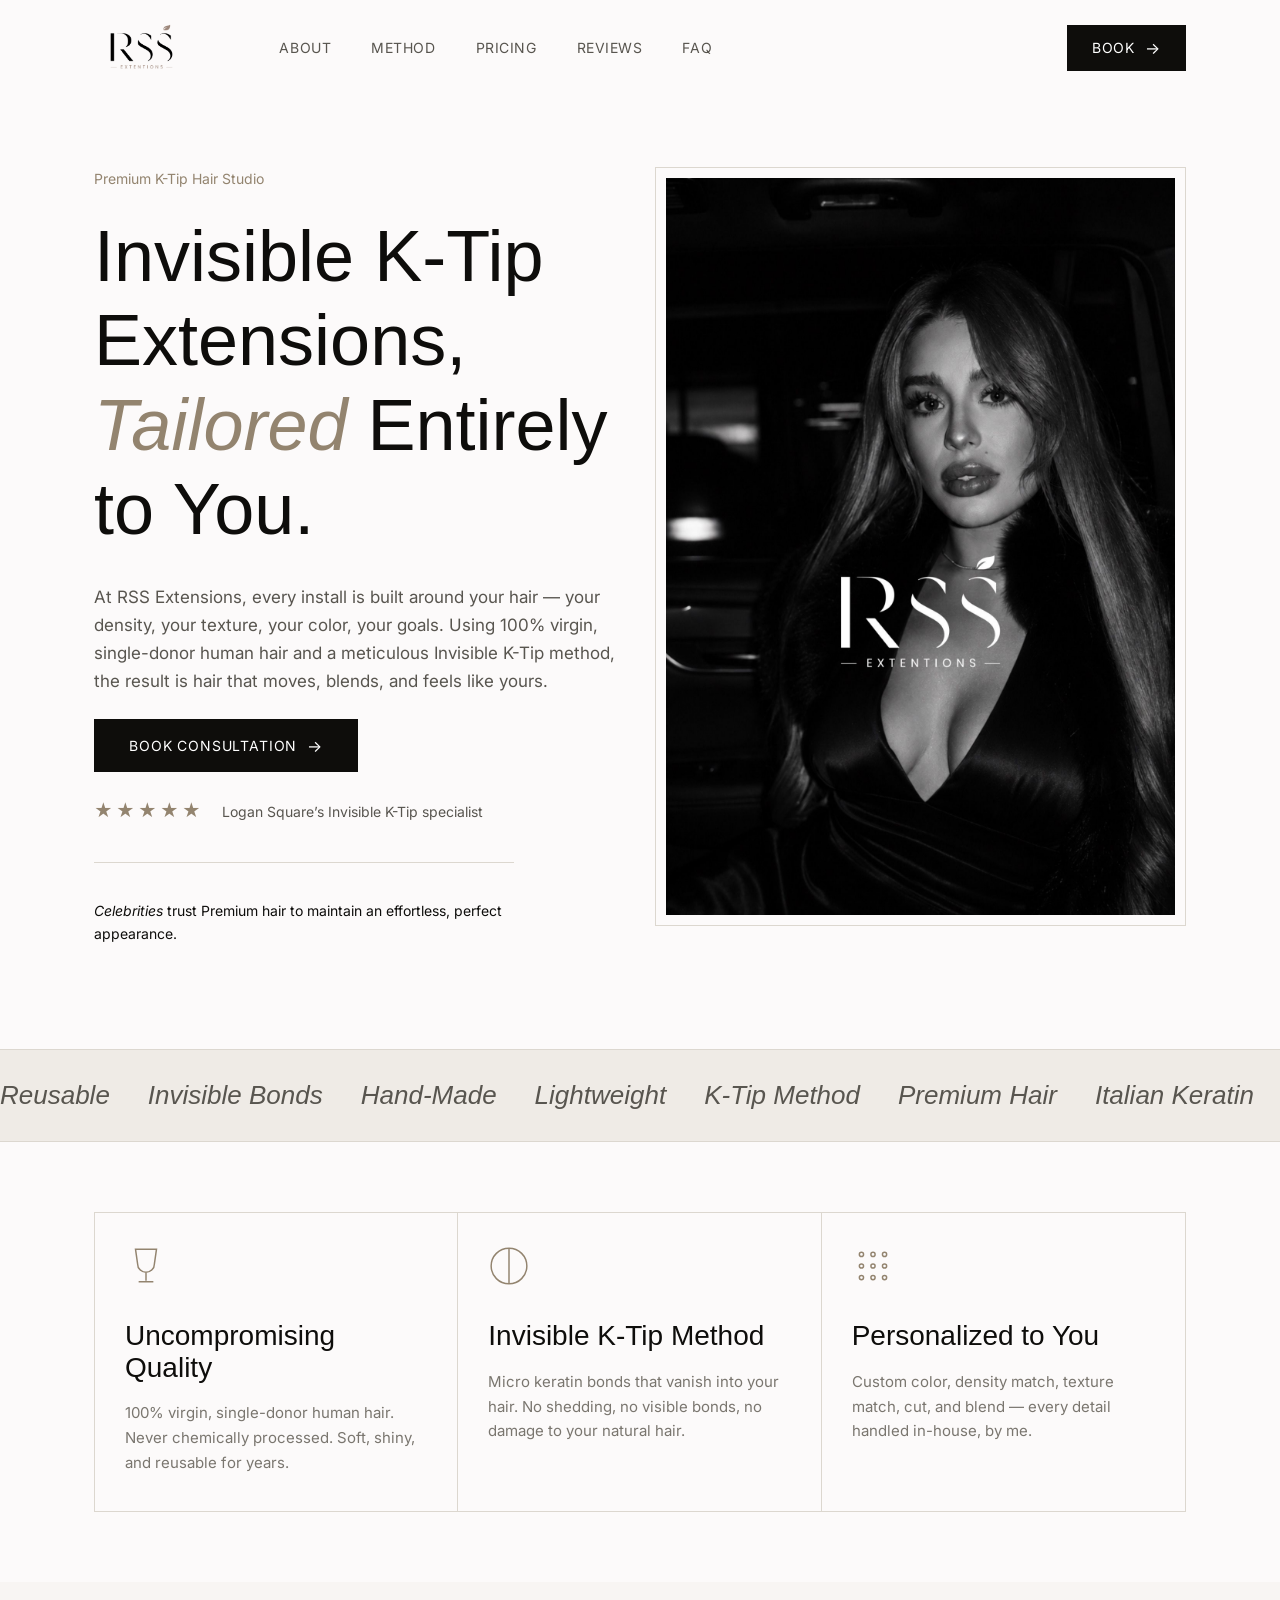
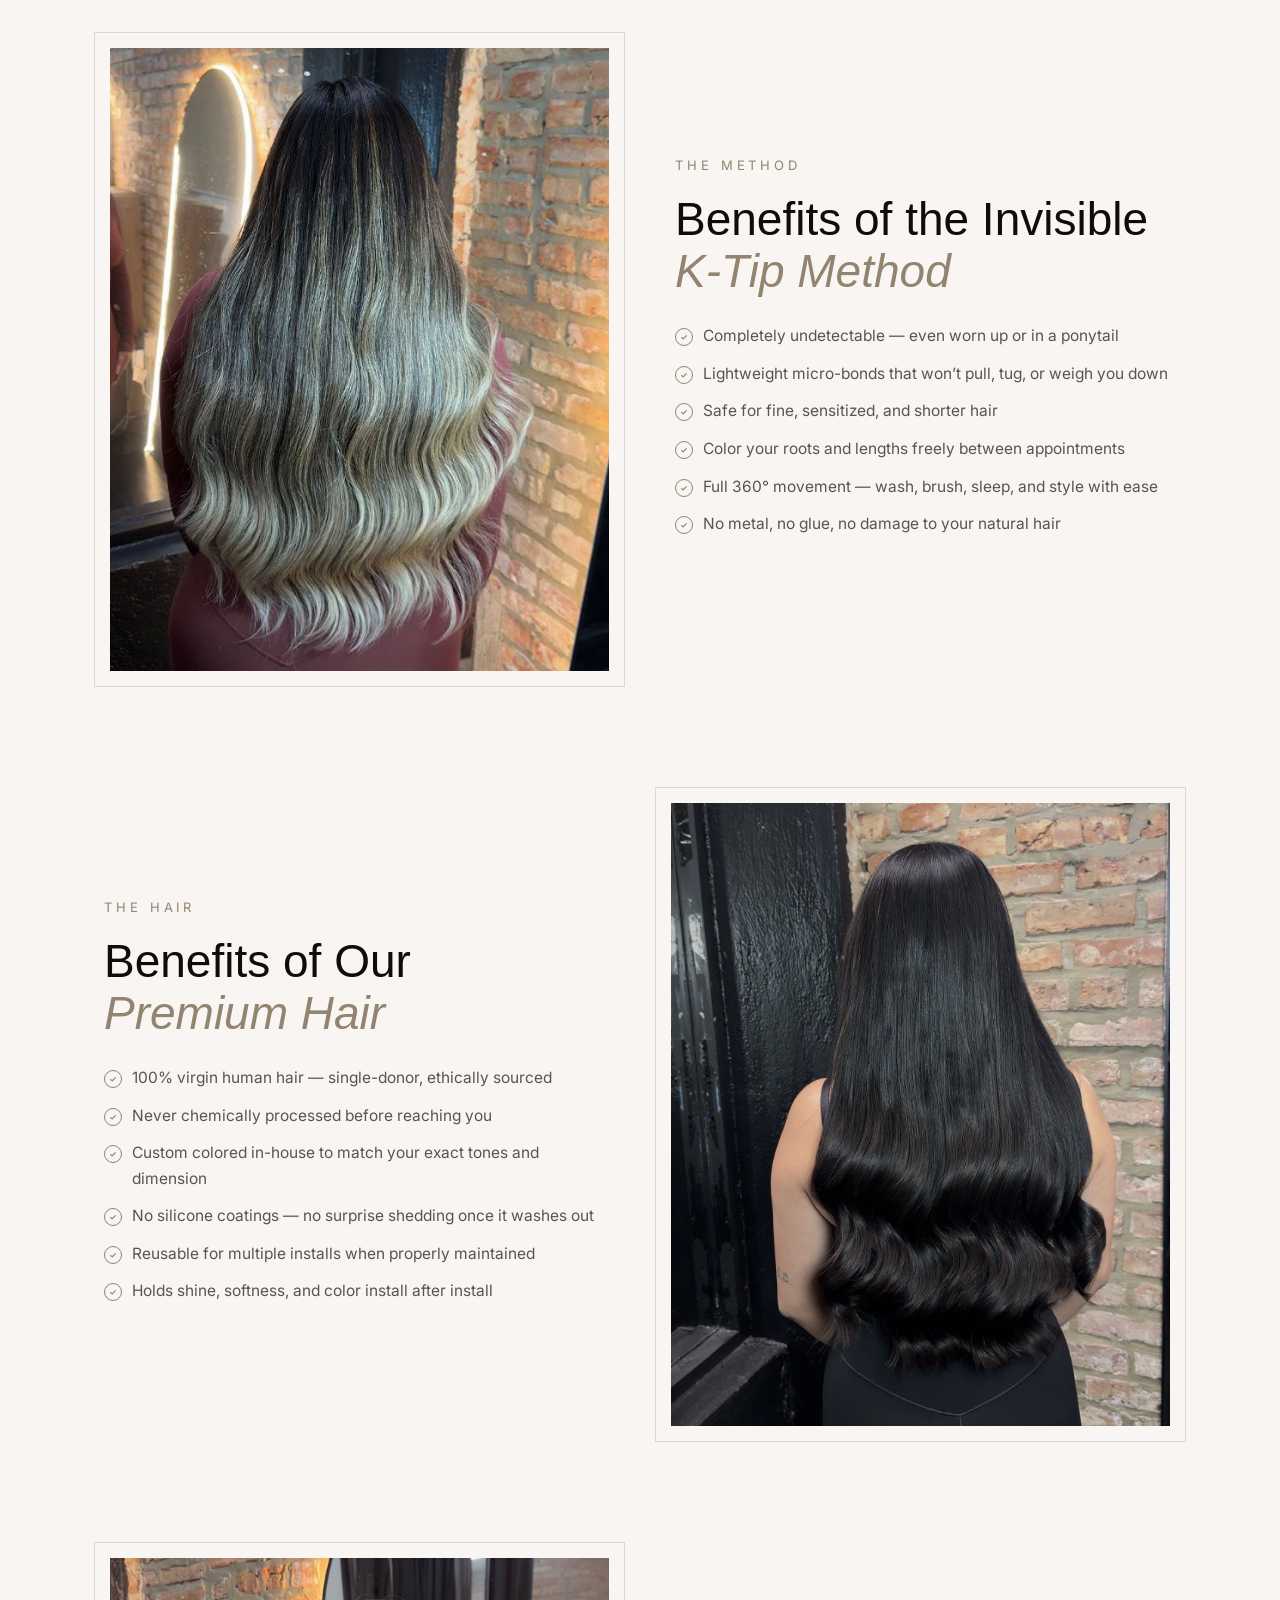
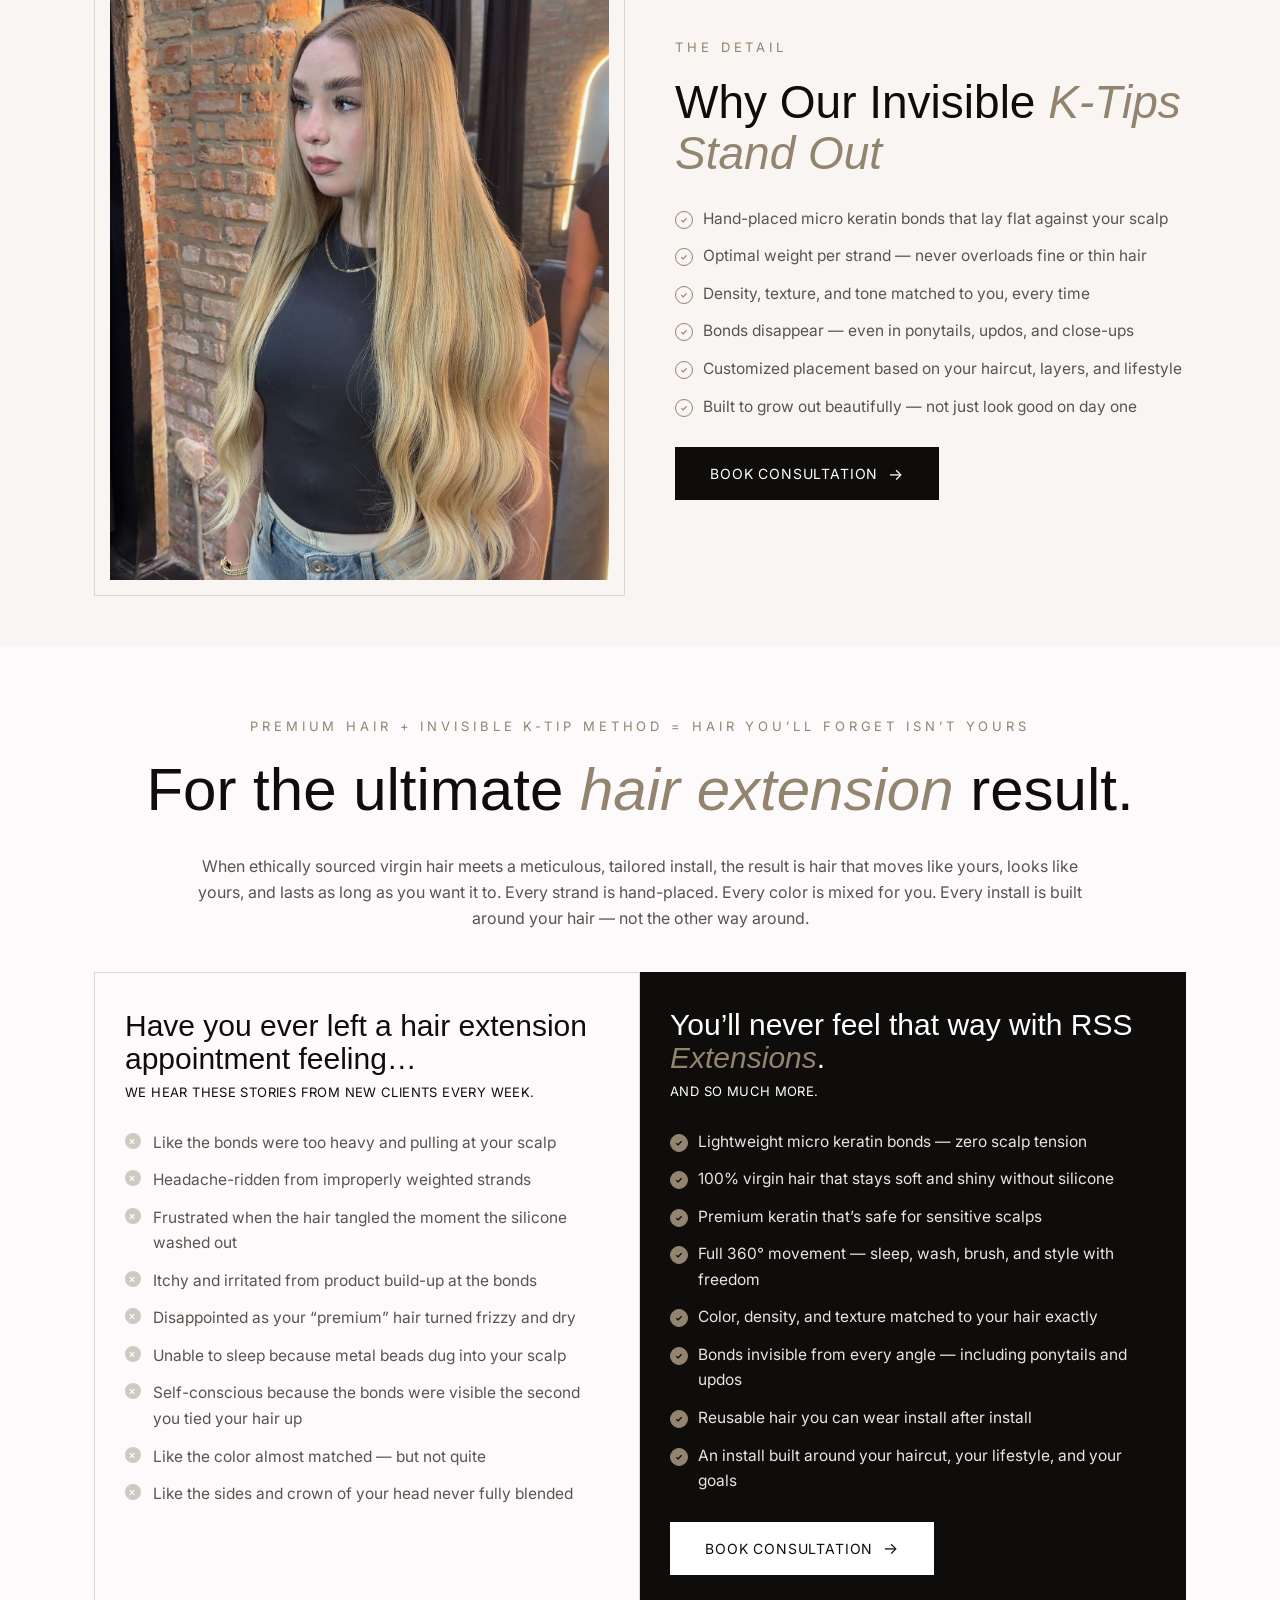
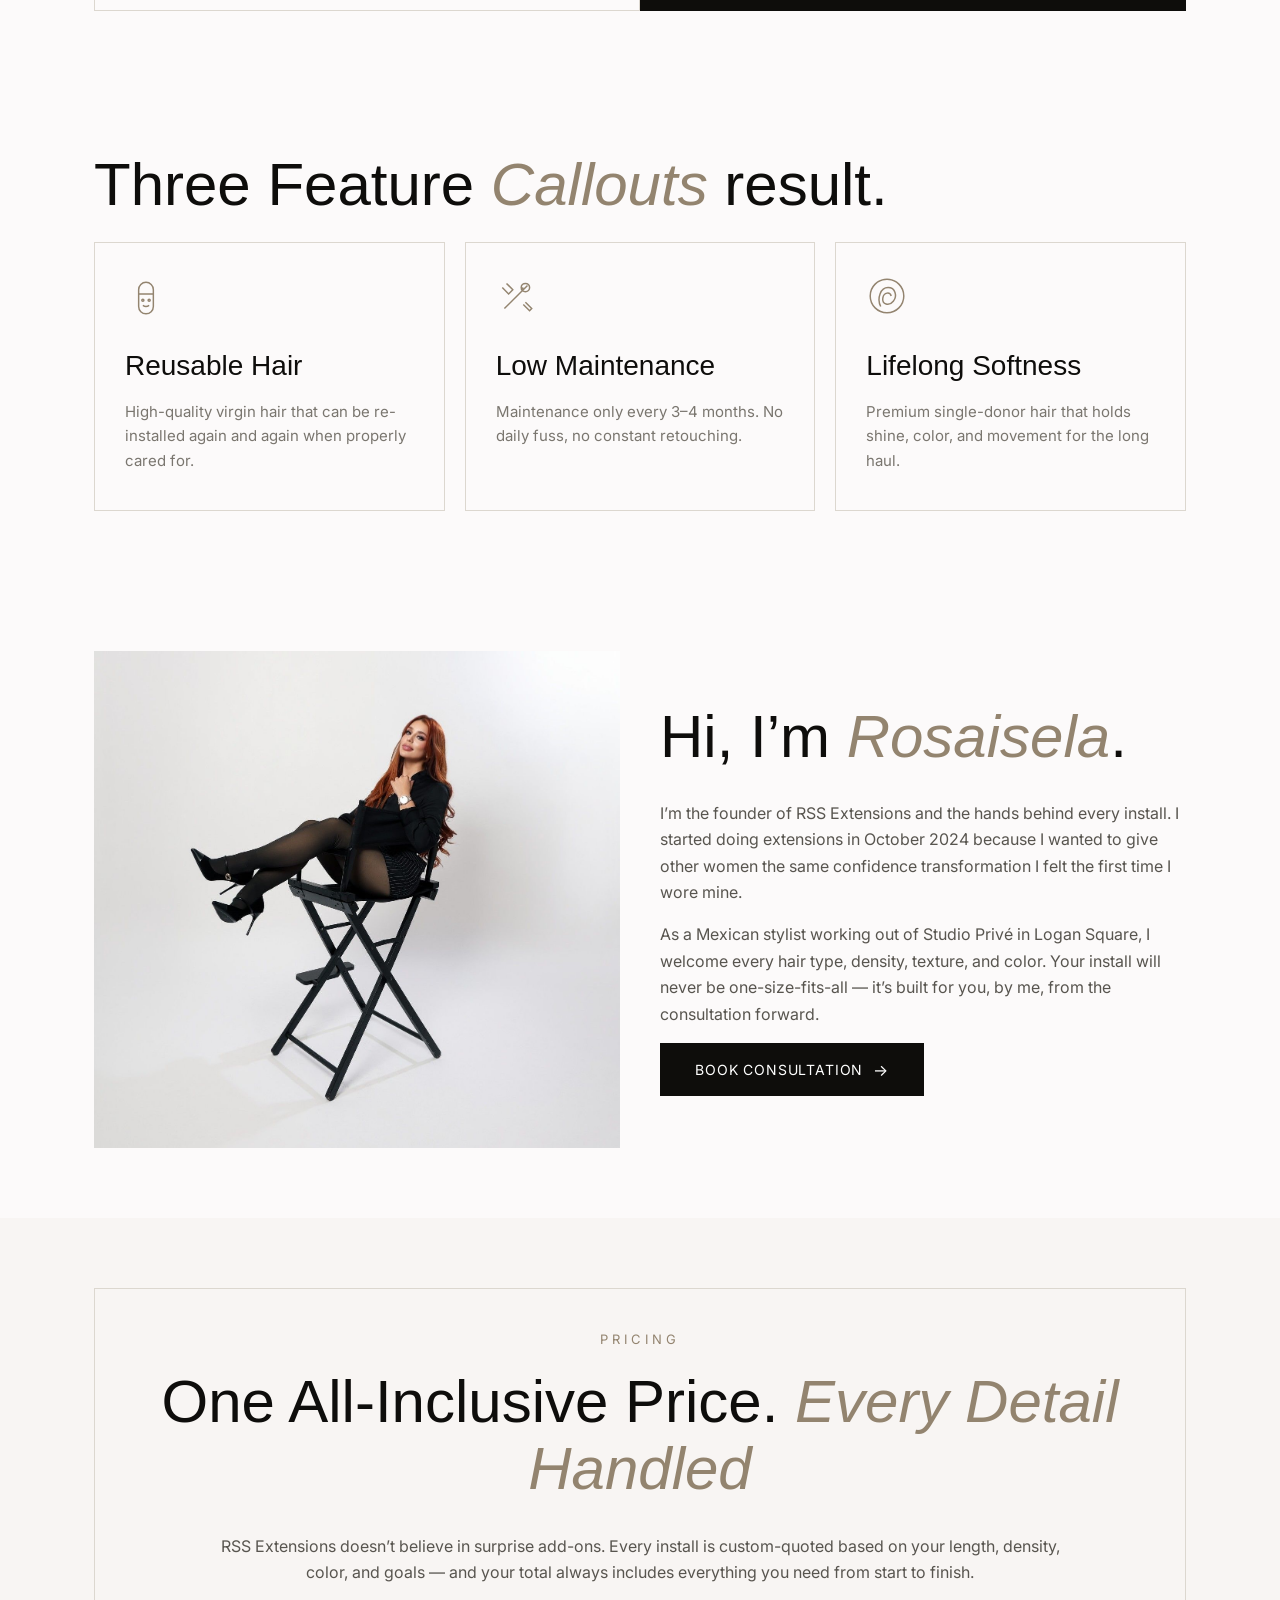
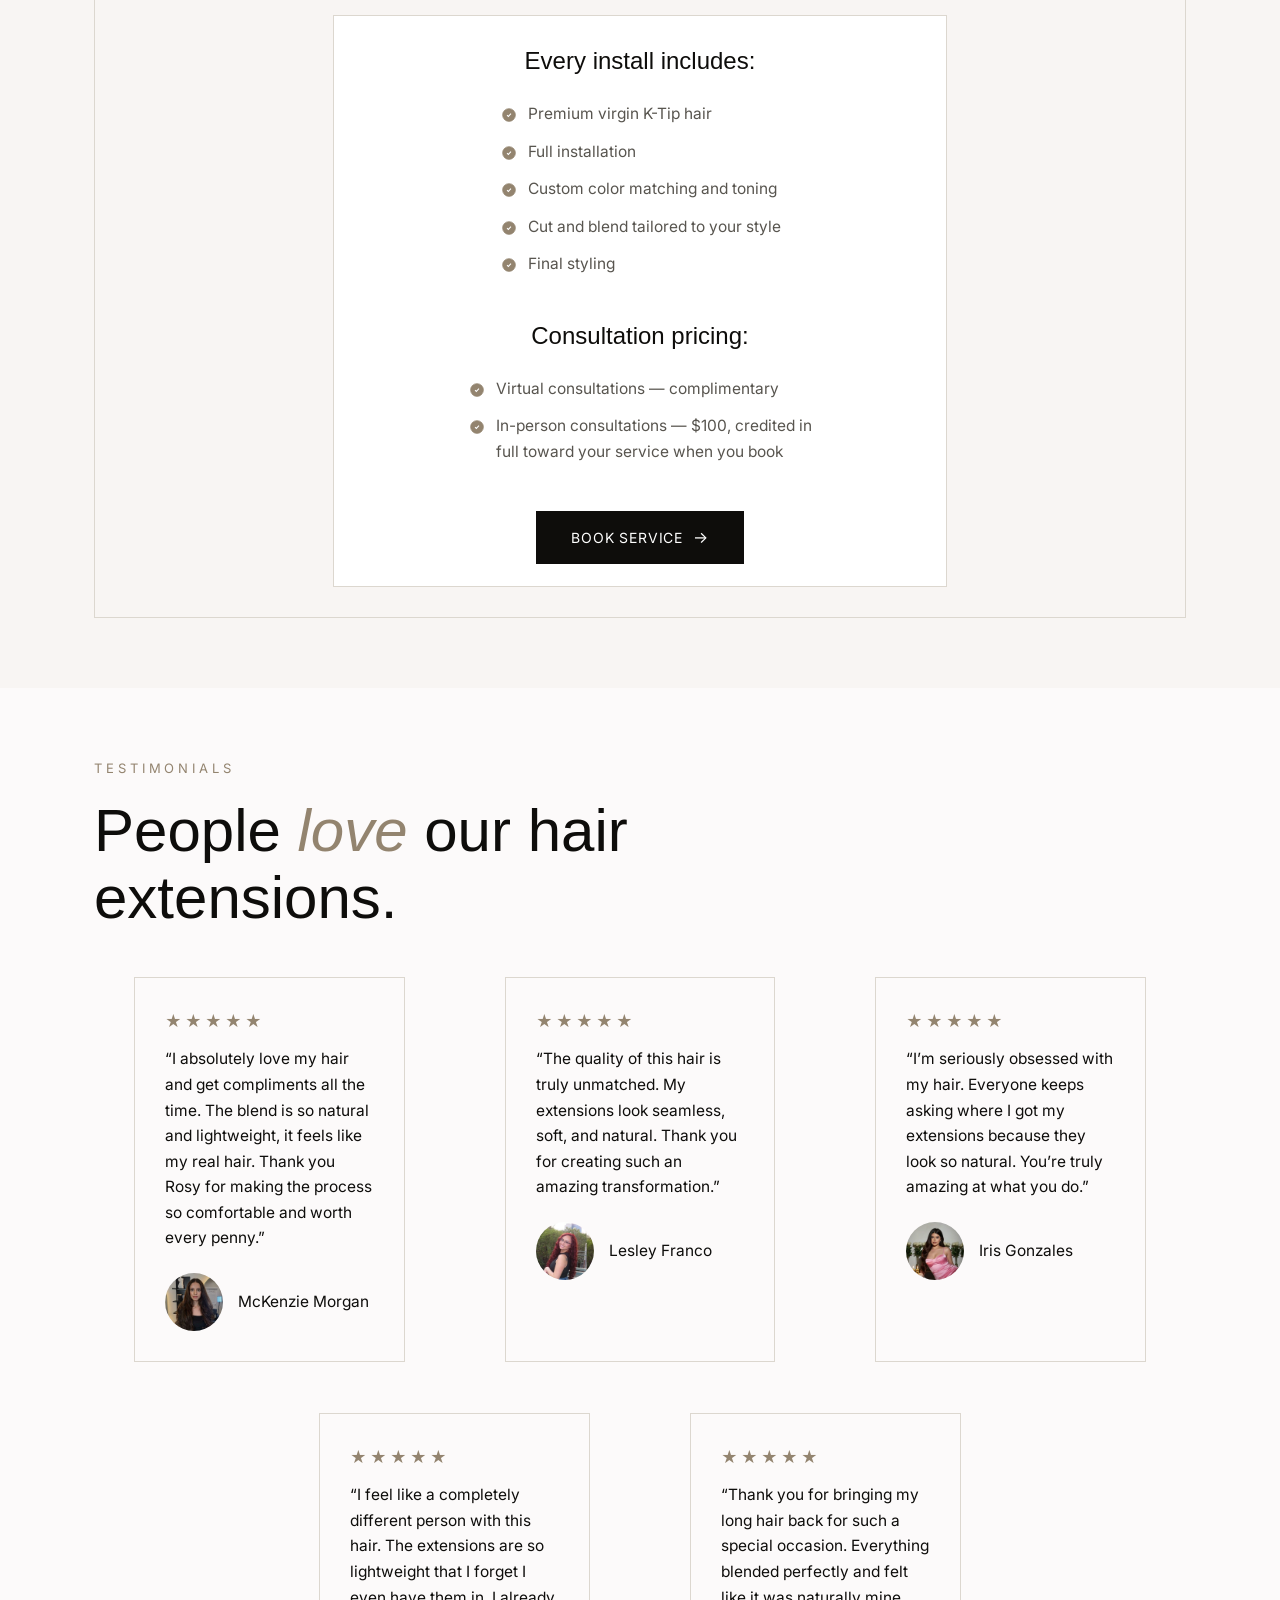
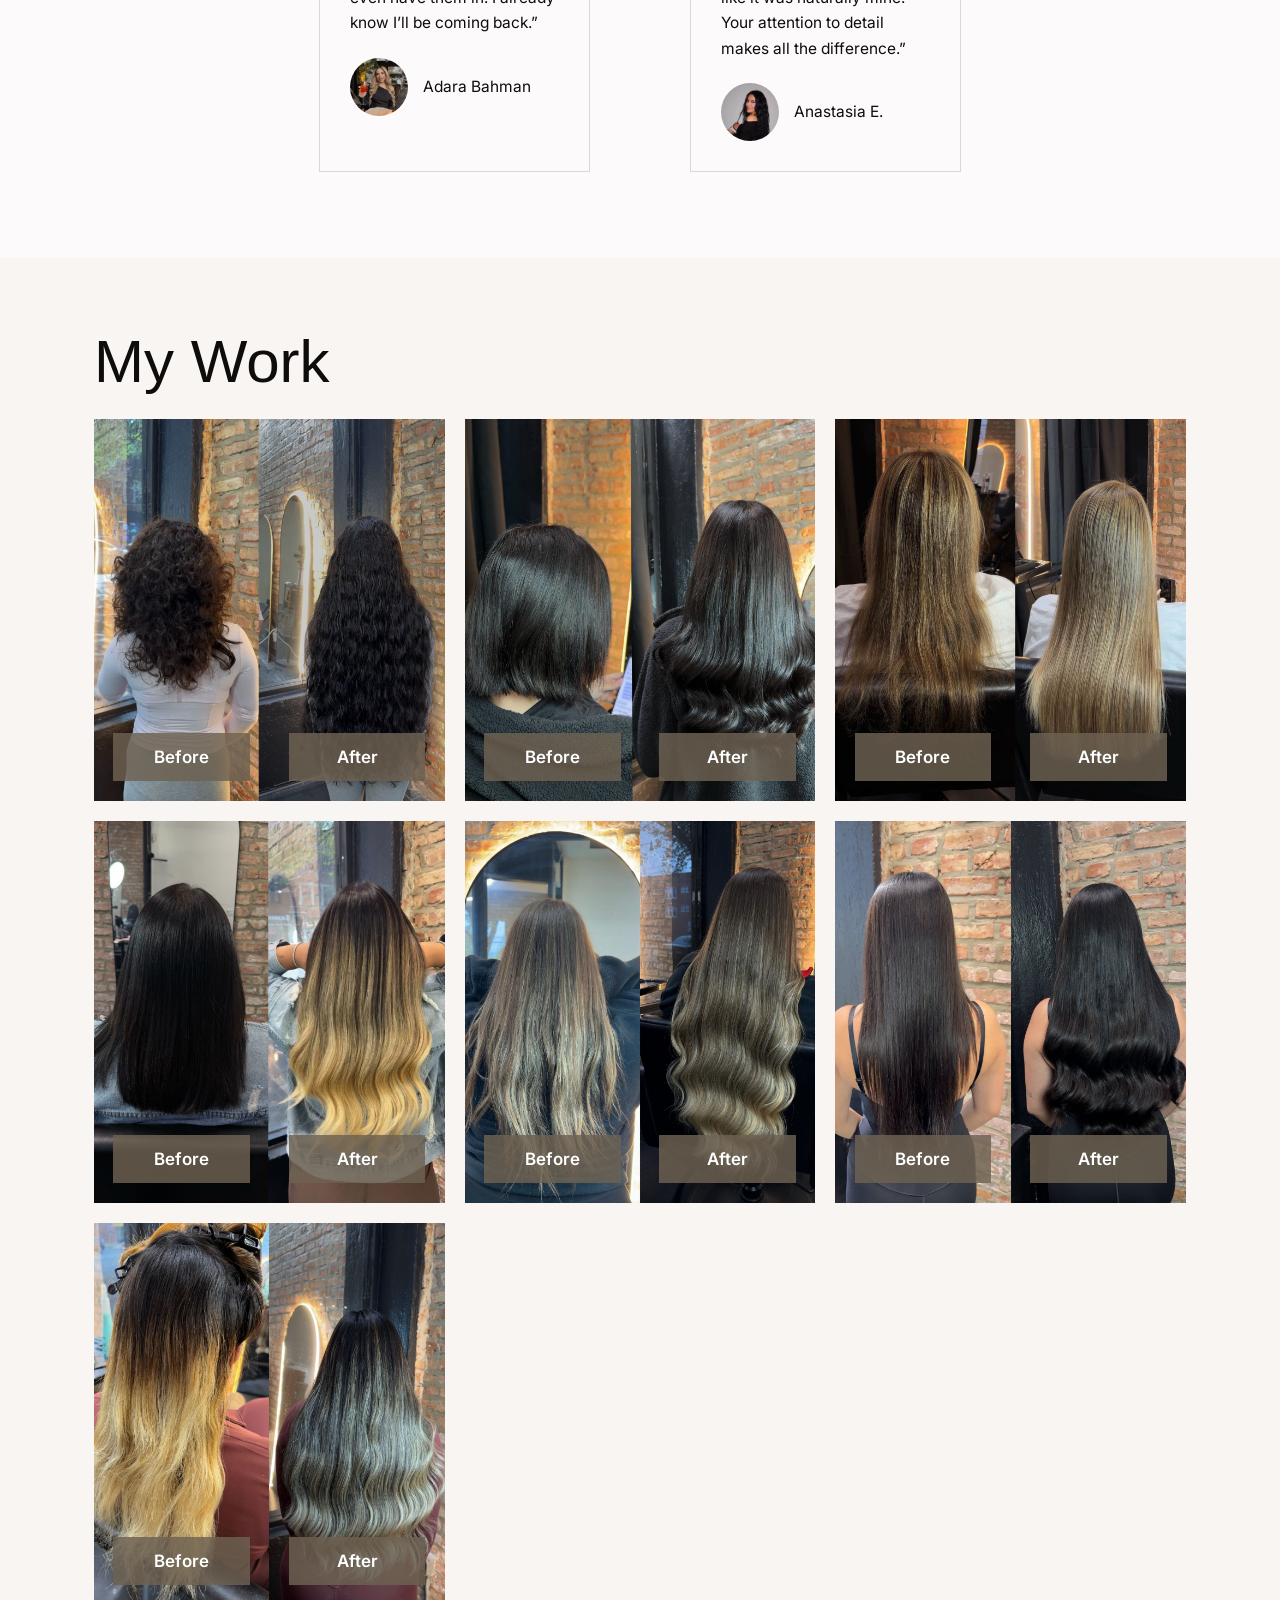
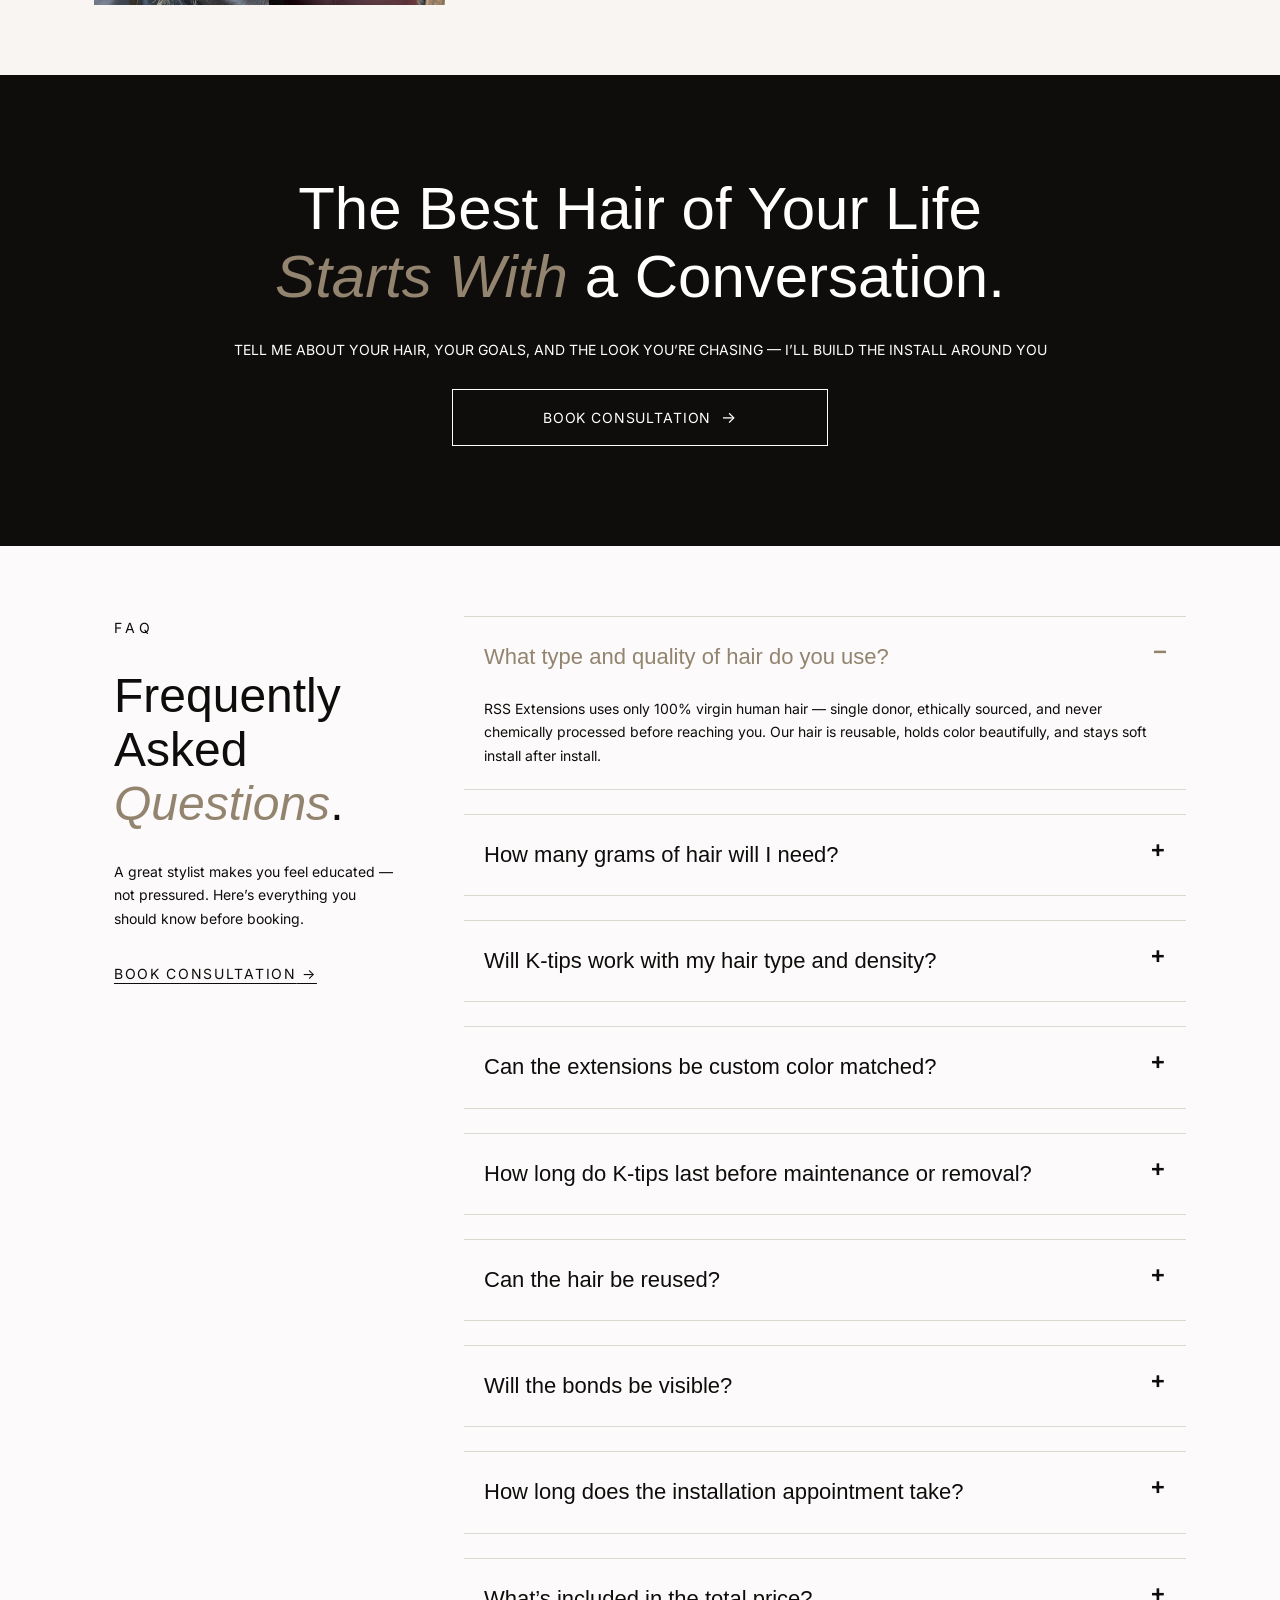
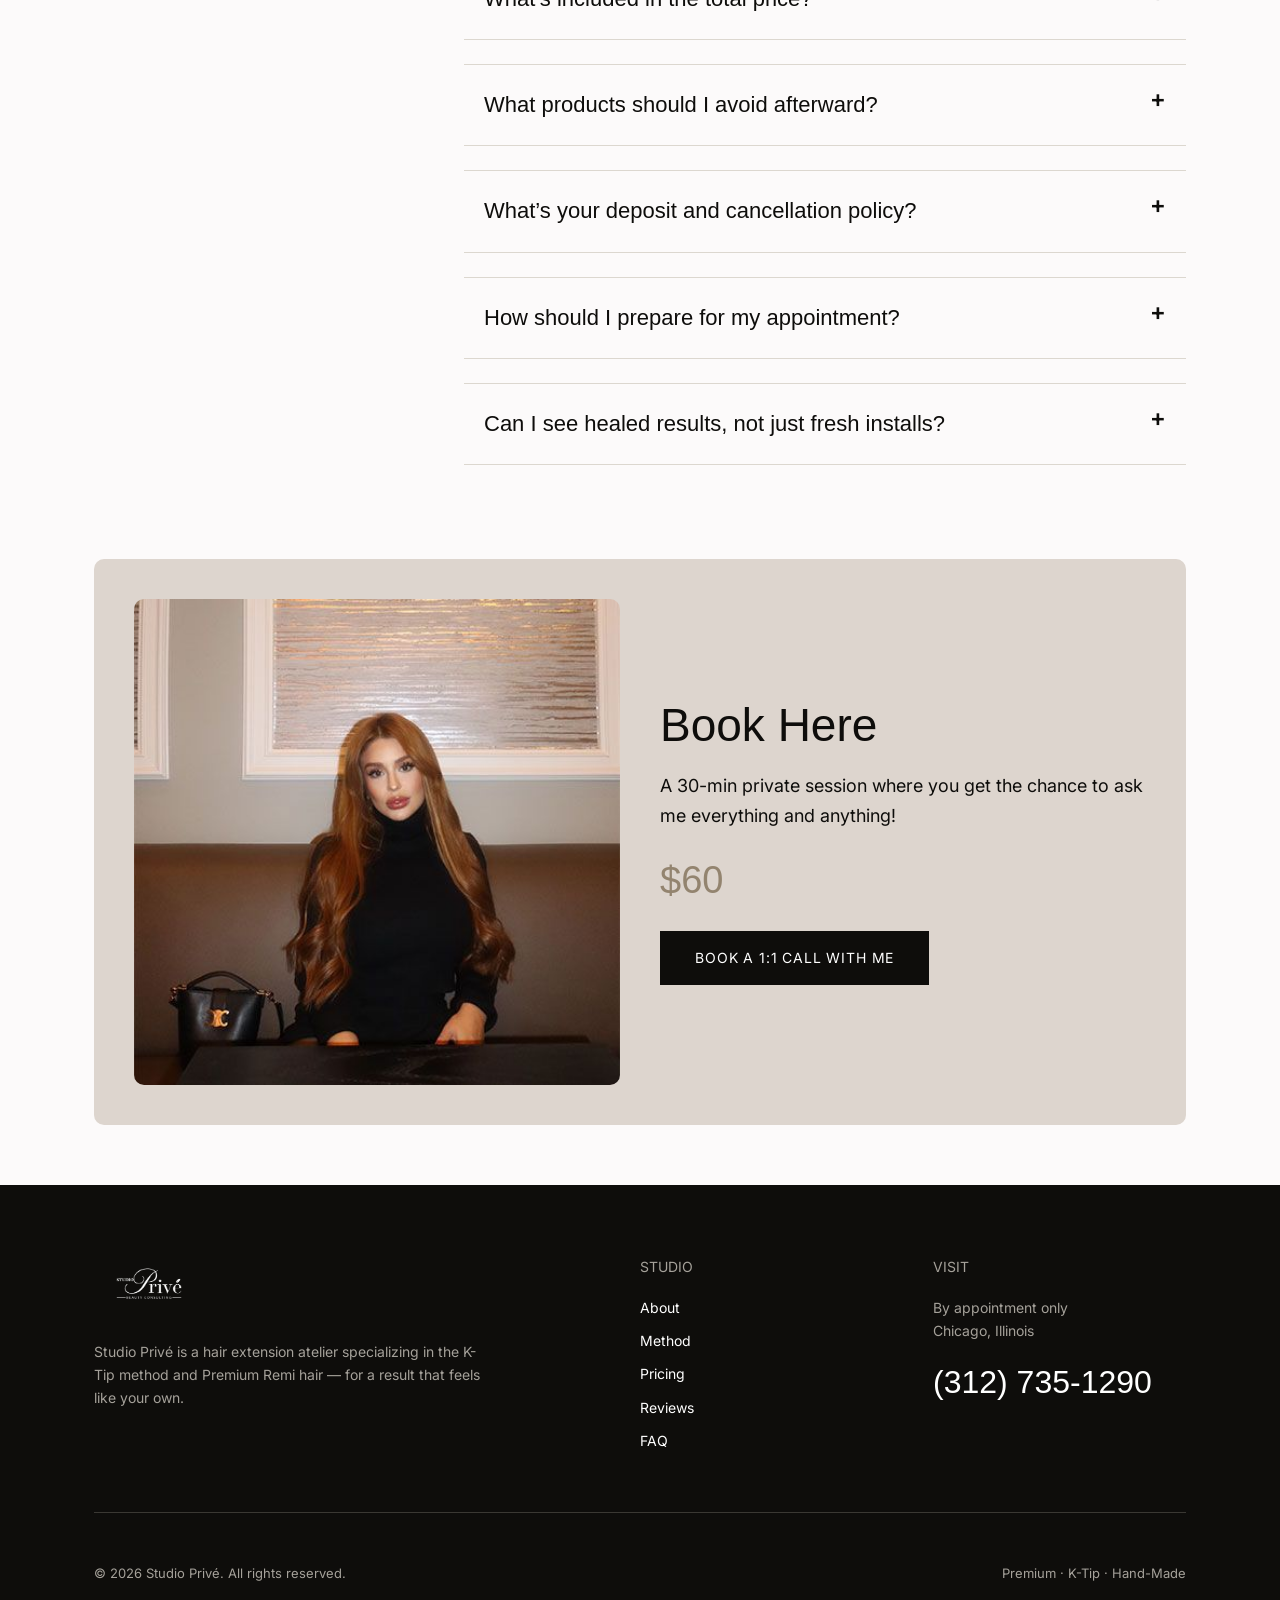
<file: index.html>
<!doctype html>
<html lang="en">
<head>
  <meta charset="utf-8">
  <meta name="viewport" content="width=device-width, initial-scale=1">
  <title>RSS Extensions | Invisible K-Tip Hair Extensions in Logan Square, Chicago</title>
  <meta name="description" content="Invisible K-Tip extensions with 100% virgin, single-donor human hair, custom color-matched and installed by Rosaisela at Studio Privé in Logan Square, Chicago.">
  <link rel="icon" href="images/logo.png">
  <link rel="preconnect" href="https://fonts.googleapis.com">
  <link rel="preconnect" href="https://fonts.gstatic.com" crossorigin>
  <link href="https://fonts.googleapis.com/css2?family=Inter:wght@400;500;600&display=swap" rel="stylesheet">
  <link rel="stylesheet" href="styles.css">
</head>
<body>

<header class="site-header">
  <div class="wrap">
    <a class="logo" href="#top" aria-label="RSS Extensions home"><img src="images/logo.png" alt="RSS Extensions" width="95" height="66"></a>
    <nav class="nav" aria-label="Main">
      <a href="#about">About</a>
      <a href="#method">Method</a>
      <a href="#pricing">Pricing</a>
      <a href="#reviews">Reviews</a>
      <a href="#faq">FAQ</a>
    </nav>
    <a class="btn" href="consultation.html">Book</a>
  </div>
</header>

<main id="top">

  <section class="hero">
    <div class="wrap">
      <div>
        <p class="hero__kicker">Premium K-Tip Hair Studio</p>
        <h1>Invisible K-Tip Extensions, <em>Tailored</em> Entirely to You.</h1>
        <p class="lead">At RSS Extensions, every install is built around your hair — your density, your texture, your color, your goals. Using 100% virgin, single-donor human hair and a meticulous Invisible K-Tip method, the result is hair that moves, blends, and feels like yours.</p>
        <a class="btn" href="consultation.html">Book Consultation</a>
        <div class="hero__rating"><span class="stars" aria-label="5 stars">★★★★★</span> Logan Square’s Invisible K-Tip specialist</div>
        <p class="hero__note"><em style="color:var(--ink)">Celebrities</em> trust Premium hair to maintain an effortless, perfect appearance.</p>
      </div>
      <div class="hero__media">
        <img src="images/hero.jpg" alt="Client with long, glossy RSS Extensions hair" width="660" height="1173">
      </div>
    </div>
  </section>

  <div class="marquee" aria-hidden="true">
    <div class="marquee__track">
      <span>Reusable</span><span>Invisible Bonds</span><span>Hand-Made</span><span>Lightweight</span><span>K-Tip Method</span><span>Premium Hair</span><span>Italian Keratin</span><span>100% Remi</span>
      <span>Reusable</span><span>Invisible Bonds</span><span>Hand-Made</span><span>Lightweight</span><span>K-Tip Method</span><span>Premium Hair</span><span>Italian Keratin</span><span>100% Remi</span>
    </div>
  </div>

  <section class="section">
    <div class="wrap">
      <div class="cards">
        <div class="card">
          <svg viewBox="0 0 40 40" aria-hidden="true"><path d="M10 4h20l-2 14a8 8 0 0 1-16 0L10 4zM20 26v8M13 35h14"/></svg>
          <h3>Uncompromising Quality</h3>
          <p>100% virgin, single-donor human hair. Never chemically processed. Soft, shiny, and reusable for years.</p>
        </div>
        <div class="card">
          <svg viewBox="0 0 40 40" aria-hidden="true"><circle cx="20" cy="20" r="17"/><path d="M20 3v34"/></svg>
          <h3>Invisible K-Tip Method</h3>
          <p>Micro keratin bonds that vanish into your hair. No shedding, no visible bonds, no damage to your natural hair.</p>
        </div>
        <div class="card">
          <svg viewBox="0 0 40 40" aria-hidden="true"><g><circle cx="9" cy="9" r="2"/><circle cx="20" cy="9" r="2"/><circle cx="31" cy="9" r="2"/><circle cx="9" cy="20" r="2"/><circle cx="20" cy="20" r="2"/><circle cx="31" cy="20" r="2"/><circle cx="9" cy="31" r="2"/><circle cx="20" cy="31" r="2"/><circle cx="31" cy="31" r="2"/></g></svg>
          <h3>Personalized to You</h3>
          <p>Custom color, density match, texture match, cut, and blend — every detail handled in-house, by me.</p>
        </div>
      </div>
    </div>
  </section>

  <section class="section--alt" id="method">
    <div class="wrap">
      <div class="feature">
        <div class="feature__media"><img src="images/method.jpg" alt="Long blended K-Tip extensions from behind" width="600" height="726" loading="lazy"></div>
        <div class="feature__text">
          <p class="eyebrow">The Method</p>
          <h2>Benefits of the Invisible <em>K-Tip Method</em></h2>
          <ul class="checks">
            <li>Completely undetectable — even worn up or in a ponytail</li>
            <li>Lightweight micro-bonds that won’t pull, tug, or weigh you down</li>
            <li>Safe for fine, sensitized, and shorter hair</li>
            <li>Color your roots and lengths freely between appointments</li>
            <li>Full 360° movement — wash, brush, sleep, and style with ease</li>
            <li>No metal, no glue, no damage to your natural hair</li>
          </ul>
        </div>
      </div>

      <div class="feature feature--rev">
        <div class="feature__media"><img src="images/hair.jpg" alt="Glossy dark wavy extensions" width="1320" height="1718" loading="lazy"></div>
        <div class="feature__text">
          <p class="eyebrow">The Hair</p>
          <h2>Benefits of Our <em>Premium Hair</em></h2>
          <ul class="checks">
            <li>100% virgin human hair — single-donor, ethically sourced</li>
            <li>Never chemically processed before reaching you</li>
            <li>Custom colored in-house to match your exact tones and dimension</li>
            <li>No silicone coatings — no surprise shedding once it washes out</li>
            <li>Reusable for multiple installs when properly maintained</li>
            <li>Holds shine, softness, and color install after install</li>
          </ul>
        </div>
      </div>

      <div class="feature">
        <div class="feature__media"><img src="images/detail.jpg" alt="Client with long blonde K-Tip extensions" width="1320" height="1762" loading="lazy"></div>
        <div class="feature__text">
          <p class="eyebrow">The Detail</p>
          <h2>Why Our Invisible <em>K-Tips Stand Out</em></h2>
          <ul class="checks">
            <li>Hand-placed micro keratin bonds that lay flat against your scalp</li>
            <li>Optimal weight per strand — never overloads fine or thin hair</li>
            <li>Density, texture, and tone matched to you, every time</li>
            <li>Bonds disappear — even in ponytails, updos, and close-ups</li>
            <li>Customized placement based on your haircut, layers, and lifestyle</li>
            <li>Built to grow out beautifully — not just look good on day one</li>
          </ul>
          <a class="btn" href="consultation.html">Book Consultation</a>
        </div>
      </div>
    </div>
  </section>

  <section class="section center">
    <div class="wrap">
      <p class="eyebrow">Premium hair + Invisible K-Tip method = Hair you’ll forget isn’t yours</p>
      <h2 class="big-title">For the ultimate <em>hair extension</em> result.</h2>
      <p class="intro">When ethically sourced virgin hair meets a meticulous, tailored install, the result is hair that moves like yours, looks like yours, and lasts as long as you want it to. Every strand is hand-placed. Every color is mixed for you. Every install is built around your hair — not the other way around.</p>
      <div class="compare">
        <div class="compare__bad">
          <h3>Have you ever left a hair extension appointment feeling…</h3>
          <small>We hear these stories from new clients every week.</small>
          <ul class="xlist">
            <li>Like the bonds were too heavy and pulling at your scalp</li>
            <li>Headache-ridden from improperly weighted strands</li>
            <li>Frustrated when the hair tangled the moment the silicone washed out</li>
            <li>Itchy and irritated from product build-up at the bonds</li>
            <li>Disappointed as your “premium” hair turned frizzy and dry</li>
            <li>Unable to sleep because metal beads dug into your scalp</li>
            <li>Self-conscious because the bonds were visible the second you tied your hair up</li>
            <li>Like the color almost matched — but not quite</li>
            <li>Like the sides and crown of your head never fully blended</li>
          </ul>
        </div>
        <div class="compare__good">
          <h3>You’ll never feel that way with RSS <em>Extensions</em>.</h3>
          <small>And so much more.</small>
          <ul class="checks">
            <li>Lightweight micro keratin bonds — zero scalp tension</li>
            <li>100% virgin hair that stays soft and shiny without silicone</li>
            <li>Premium keratin that’s safe for sensitive scalps</li>
            <li>Full 360° movement — sleep, wash, brush, and style with freedom</li>
            <li>Color, density, and texture matched to your hair exactly</li>
            <li>Bonds invisible from every angle — including ponytails and updos</li>
            <li>Reusable hair you can wear install after install</li>
            <li>An install built around your haircut, your lifestyle, and your goals</li>
          </ul>
          <a class="btn btn--light" href="consultation.html">Book Consultation</a>
        </div>
      </div>
    </div>
  </section>

  <section class="section">
    <div class="wrap">
      <h2 class="big-title">Three Feature <em>Callouts</em> result.</h2>
      <div class="cards cards--split" style="margin-top:24px">
        <div class="card">
          <svg viewBox="0 0 40 40" aria-hidden="true"><path d="M13 14a7 7 0 1 1 14 0v4H13zM13 18v12a7 7 0 0 0 14 0V18"/><circle cx="17" cy="24" r="1"/><circle cx="23" cy="24" r="1"/><path d="M17 29q3 2 6 0"/></svg>
          <h3>Reusable Hair</h3>
          <p>High-quality virgin hair that can be re-installed again and again when properly cared for.</p>
        </div>
        <div class="card">
          <svg viewBox="0 0 40 40" aria-hidden="true"><path d="M8 32L30 10M10 8l6 6-4 4-6-6M28 26l6 6-2 2-6-6M24 14l2-2"/><circle cx="28" cy="12" r="4"/></svg>
          <h3>Low Maintenance</h3>
          <p>Maintenance only every 3–4 months. No daily fuss, no constant retouching.</p>
        </div>
        <div class="card">
          <svg viewBox="0 0 40 40" aria-hidden="true"><circle cx="20" cy="20" r="16"/><path d="M14 30c-4-8 0-18 7-18s9 8 5 13-11 3-10-3 7-6 8-2"/></svg>
          <h3>Lifelong Softness</h3>
          <p>Premium single-donor hair that holds shine, color, and movement for the long haul.</p>
        </div>
      </div>
    </div>
  </section>

  <section class="section" id="about">
    <div class="wrap about">
      <img src="images/rosaisela.jpg" alt="Rosaisela, founder of RSS Extensions" width="1365" height="1287" loading="lazy">
      <div>
        <h2>Hi, I’m <em>Rosaisela</em>.</h2>
        <p>I’m the founder of RSS Extensions and the hands behind every install. I started doing extensions in October 2024 because I wanted to give other women the same confidence transformation I felt the first time I wore mine.</p>
        <p>As a Mexican stylist working out of Studio Privé in Logan Square, I welcome every hair type, density, texture, and color. Your install will never be one-size-fits-all — it’s built for you, by me, from the consultation forward.</p>
        <a class="btn" href="consultation.html">Book Consultation</a>
      </div>
    </div>
  </section>

  <section class="section section--alt" id="pricing">
    <div class="wrap">
      <div class="pricing">
        <p class="eyebrow">Pricing</p>
        <h2>One All-Inclusive Price. <em>Every Detail Handled</em></h2>
        <p class="intro">RSS Extensions doesn’t believe in surprise add-ons. Every install is custom-quoted based on your length, density, color, and goals — and your total always includes everything you need from start to finish.</p>
        <div class="price-box">
          <h3>Every install includes:</h3>
          <ul class="checks">
            <li>Premium virgin K-Tip hair</li>
            <li>Full installation</li>
            <li>Custom color matching and toning</li>
            <li>Cut and blend tailored to your style</li>
            <li>Final styling</li>
          </ul>
          <h3>Consultation pricing:</h3>
          <ul class="checks">
            <li>Virtual consultations — complimentary</li>
            <li>In-person consultations — $100, credited in<br>full toward your service when you book</li>
          </ul>
          <div><a class="btn" href="consultation.html">Book Service</a></div>
        </div>
      </div>
    </div>
  </section>

  <section class="section" id="reviews">
    <div class="wrap">
      <p class="eyebrow">Testimonials</p>
      <h2 class="big-title">People <em>love</em> our hair<br>extensions.</h2>
      <div class="reviews">
        <figure class="review"><div class="stars">★★★★★</div><p>“I absolutely love my hair and get compliments all the time. The blend is so natural and lightweight, it feels like my real hair. Thank you Rosy for making the process so comfortable and worth every penny.”</p><figcaption class="review__who"><img src="images/review-1.jpg" alt="" width="58" height="58" loading="lazy">McKenzie Morgan</figcaption></figure>
        <figure class="review"><div class="stars">★★★★★</div><p>“The quality of this hair is truly unmatched. My extensions look seamless, soft, and natural. Thank you for creating such an amazing transformation.”</p><figcaption class="review__who"><img src="images/review-2.jpg" alt="" width="58" height="58" loading="lazy">Lesley Franco</figcaption></figure>
        <figure class="review"><div class="stars">★★★★★</div><p>“I’m seriously obsessed with my hair. Everyone keeps asking where I got my extensions because they look so natural. You’re truly amazing at what you do.”</p><figcaption class="review__who"><img src="images/review-3.jpg" alt="" width="58" height="58" loading="lazy">Iris Gonzales</figcaption></figure>
        <figure class="review"><div class="stars">★★★★★</div><p>“I feel like a completely different person with this hair. The extensions are so lightweight that I forget I even have them in. I already know I’ll be coming back.”</p><figcaption class="review__who"><img src="images/review-4.jpg" alt="" width="58" height="58" loading="lazy">Adara Bahman</figcaption></figure>
        <figure class="review"><div class="stars">★★★★★</div><p>“Thank you for bringing my long hair back for such a special occasion. Everything blended perfectly and felt like it was naturally mine. Your attention to detail makes all the difference.”</p><figcaption class="review__who"><img src="images/review-5.jpg" alt="" width="58" height="58" loading="lazy">Anastasia E.</figcaption></figure>
      </div>
    </div>
  </section>

  <section class="section section--alt">
    <div class="wrap">
      <h2 class="big-title">My Work</h2>
      <div class="gallery">
        <div class="ba"><img src="images/work-1.jpg" alt="Before and after: curly hair with long curly extensions" loading="lazy"><span>Before</span><span>After</span></div>
        <div class="ba"><img src="images/work-2.jpg" alt="Before and after: short dark bob to long waves" loading="lazy"><span>Before</span><span>After</span></div>
        <div class="ba"><img src="images/work-3.jpg" alt="Before and after: brunette to long blended blonde" loading="lazy"><span>Before</span><span>After</span></div>
        <div class="ba"><img src="images/work-4.jpg" alt="Before and after: dark straight hair to blonde balayage" loading="lazy"><span>Before</span><span>After</span></div>
        <div class="ba"><img src="images/work-5.jpg" alt="Before and after: long ash-toned waves" loading="lazy"><span>Before</span><span>After</span></div>
        <div class="ba"><img src="images/work-6.jpg" alt="Before and after: long dark voluminous waves" loading="lazy"><span>Before</span><span>After</span></div>
        <div class="ba"><img src="images/work-7.jpg" alt="Before and after: color correction with long ash waves" loading="lazy"><span>Before</span><span>After</span></div>
      </div>
    </div>
  </section>

  <section class="cta">
    <div class="wrap">
      <h2>The Best Hair of Your Life<br><em>Starts With</em> a Conversation.</h2>
      <p>Tell me about your hair, your goals, and the look you’re chasing — I’ll build the install around you</p>
      <a class="btn btn--outline" href="consultation.html">Book Consultation</a>
    </div>
  </section>

  <section class="section" id="faq">
    <div class="wrap faq">
      <aside>
        <p class="eyebrow">FAQ</p>
        <h2>Frequently Asked <em>Questions</em>.</h2>
        <p>A great stylist makes you feel educated — not pressured. Here’s everything you should know before booking.</p>
        <a class="link-btn" href="consultation.html">Book Consultation</a>
      </aside>
      <div>
        <details open><summary>What type and quality of hair do you use?</summary><p>RSS Extensions uses only 100% virgin human hair — single donor, ethically sourced, and never chemically processed before reaching you. Our hair is reusable, holds color beautifully, and stays soft install after install.</p></details>
        <details><summary>How many grams of hair will I need?</summary><p>That depends on you — your natural density, your haircut, the fullness you’re after, and the length you want. We’ll determine the right amount together at your consultation, so you’re never paying for hair you don’t need.</p></details>
        <details><summary>Will K-tips work with my hair type and density?</summary><p>For most clients, yes — but not every method is right for every head. At consultation, I evaluate fine hair, thinning areas, short layers, curly and textured hair, and any scalp sensitivity or alopecia. If invisible K-tips aren’t the right fit, I’ll tell you honestly.</p></details>
        <details><summary>Can the extensions be custom color matched?</summary><p>Always. Every install includes multi-tonal color matching, dimension matching, texture matching, and a final blend to your exact haircut. No off-the-shelf shades.</p></details>
        <details><summary>How long do K-tips last before maintenance or removal?</summary><p>Most clients wear their K-tips comfortably for 3–4 months between maintenance appointments. With the right brushing routine and home care (which I’ll walk you through), your hair will look beautiful from week one to month four.</p></details>
        <details><summary>Can the hair be reused?</summary><p>Yes. Our virgin hair is high enough quality to be reused for future installs — meaning your investment can carry you through multiple seasons of beautiful hair.</p></details>
        <details><summary>Will the bonds be visible?</summary><p>No. Our Invisible K-Tip technique is specifically designed to disappear into your hair — even when worn up, in a ponytail, or photographed close-up. Density and placement are mapped to your head so the bonds blend completely.</p></details>
        <details><summary>How long does the installation appointment take?</summary><p>Anywhere from 3 to 6+ hours depending on grams installed, color customization, and the cut and blend needed. You’ll receive an accurate time estimate after your consultation.</p></details>
        <details><summary>What’s included in the total price?</summary><p>Everything: the hair, the installation, custom coloring, cut and blending, and final styling. Maintenance appointments are scheduled separately.</p></details>
        <details><summary>What products should I avoid afterward?</summary><p>Avoid heavy oils, silicone-heavy products, and sleeping with wet hair. I’ll send you a personalized aftercare guide and recommend the exact products that protect your install longest.</p></details>
        <details><summary>What’s your deposit and cancellation policy?</summary><p>Appointments are secured with a 50% non-refundable deposit, which goes toward your service total. Because all extension orders and custom color matching are tailored specifically to each client, deposits are non-transferable and non-refundable. We kindly ask for at least 48 hours’ notice for any rescheduling requests. Reschedules made with less than 48 hours’ notice may be subject to a rescheduling fee. Same-day cancellations or no-shows will result in forfeiture of the deposit.</p></details>
        <details><summary>How should I prepare for my appointment?</summary><p>Please arrive with clean, completely dry, straightened hair and no oils on the scalp. Due to the nature of our luxury extension services and scheduling, we ask that no extra guests attend appointments. We allow a 15-minute grace period; after that, a late fee may apply or the appointment may need to be rescheduled.</p></details>
        <details><summary>Can I see healed results, not just fresh installs?</summary><p>Absolutely. Ask to see growouts, re-installs, and maintenance results — that’s where the quality of the work really shows. I’m happy to share examples at your consultation.</p></details>
      </div>
    </div>
  </section>

  <section class="wrap">
    <div class="book">
      <img src="images/book.jpg" alt="Rosaisela at Studio Privé" width="450" height="450" loading="lazy">
      <div>
        <h2>Book Here</h2>
        <p>A 30-min private session where you get the chance to ask me everything and anything!</p>
        <p class="price">$60</p>
        <a class="btn btn--plain" href="https://calendly.com/rssextensions/30min" target="_blank" rel="noopener">Book a 1:1 call with me</a>
      </div>
    </div>
  </section>

</main>

<footer class="footer">
  <div class="wrap">
    <div class="footer__top">
      <div>
        <img src="images/studio-prive-logo-white.png" alt="Studio Privé" width="110" height="59" loading="lazy">
        <p>Studio Privé is a hair extension atelier specializing in the K-Tip method and Premium Remi hair — for a result that feels like your own.</p>
      </div>
      <div>
        <h4>Studio</h4>
        <nav aria-label="Footer">
          <a href="#about">About</a><a href="#method">Method</a><a href="#pricing">Pricing</a><a href="#reviews">Reviews</a><a href="#faq">FAQ</a>
        </nav>
      </div>
      <div>
        <h4>Visit</h4>
        By appointment only<br>Chicago, Illinois<br>
        <a class="phone" href="tel:+13127351290">(312) 735-1290</a>
      </div>
    </div>
    <div class="footer__bottom">
      <span>© <span id="year">2026</span> Studio Privé. All rights reserved.</span>
      <span>Premium · K-Tip · Hand-Made</span>
    </div>
  </div>
</footer>
<script>document.getElementById('year').textContent = new Date().getFullYear();</script>
</body>
</html>
</file>
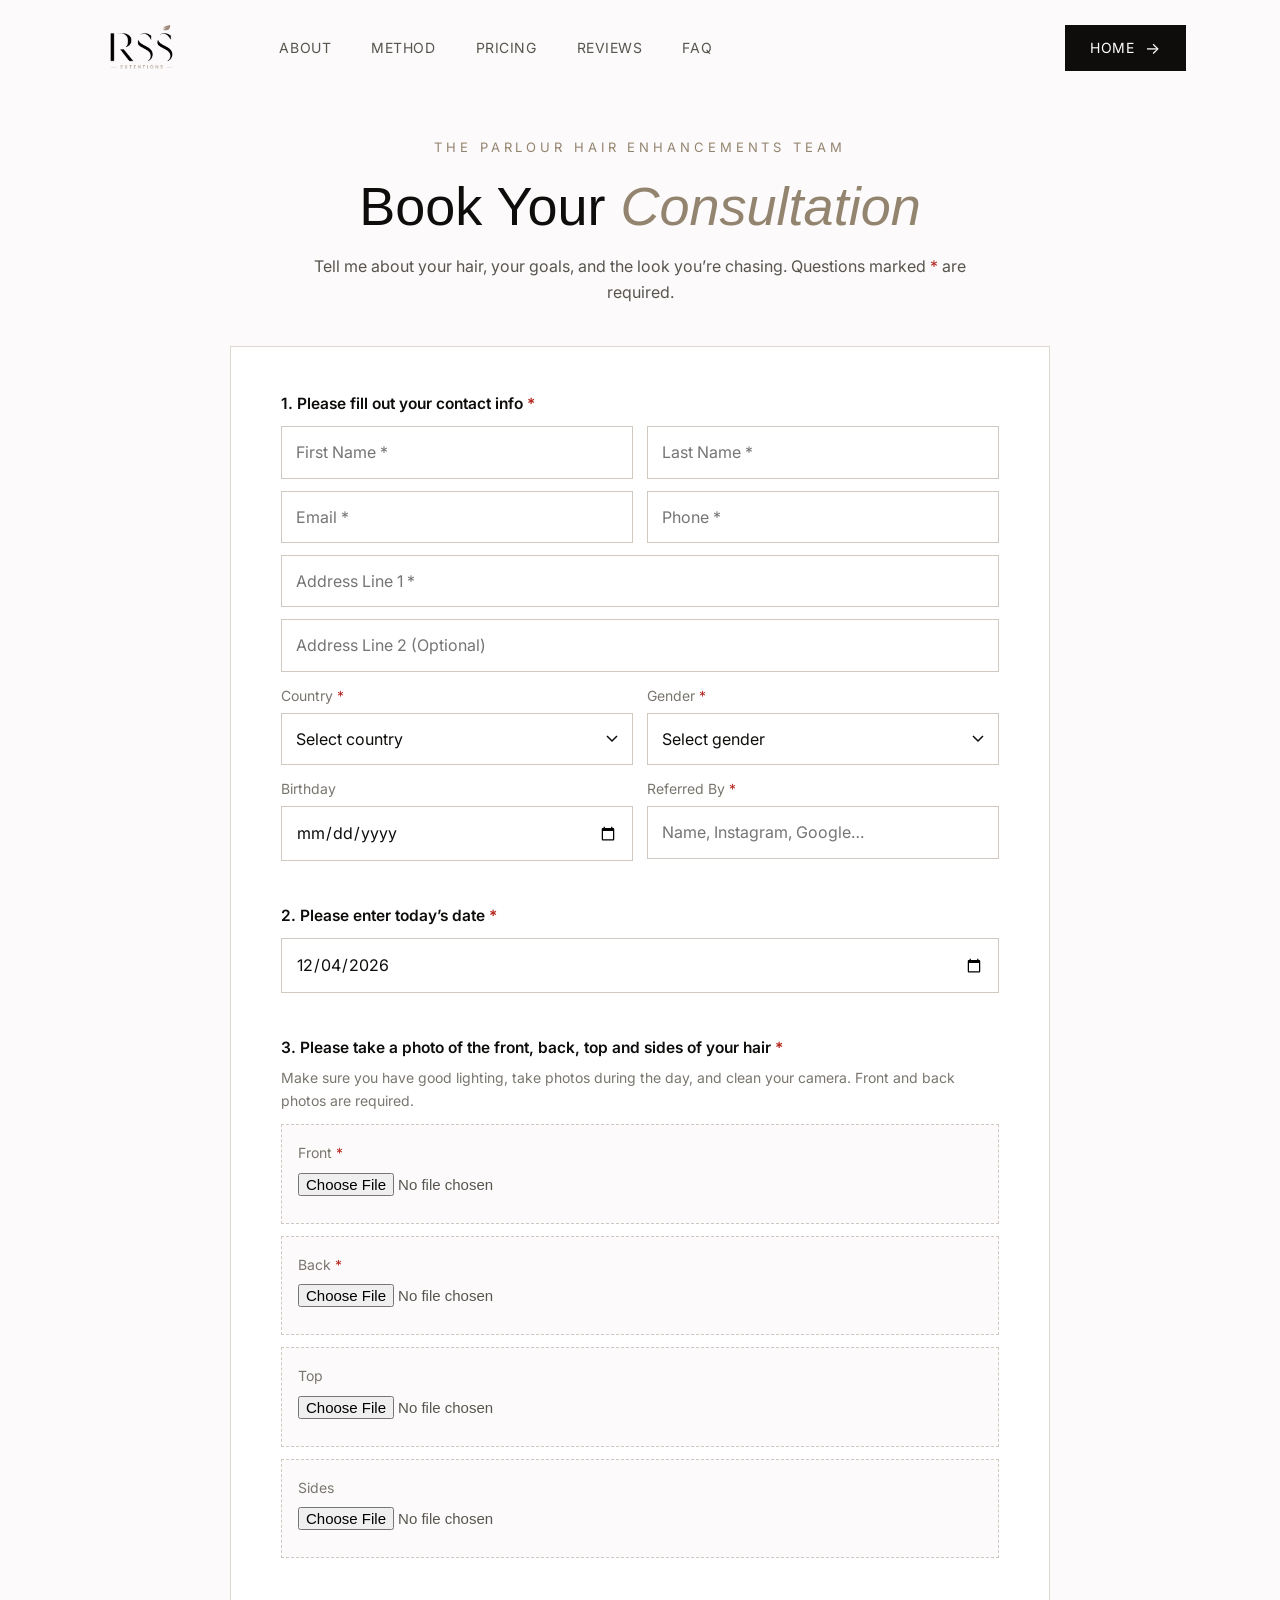
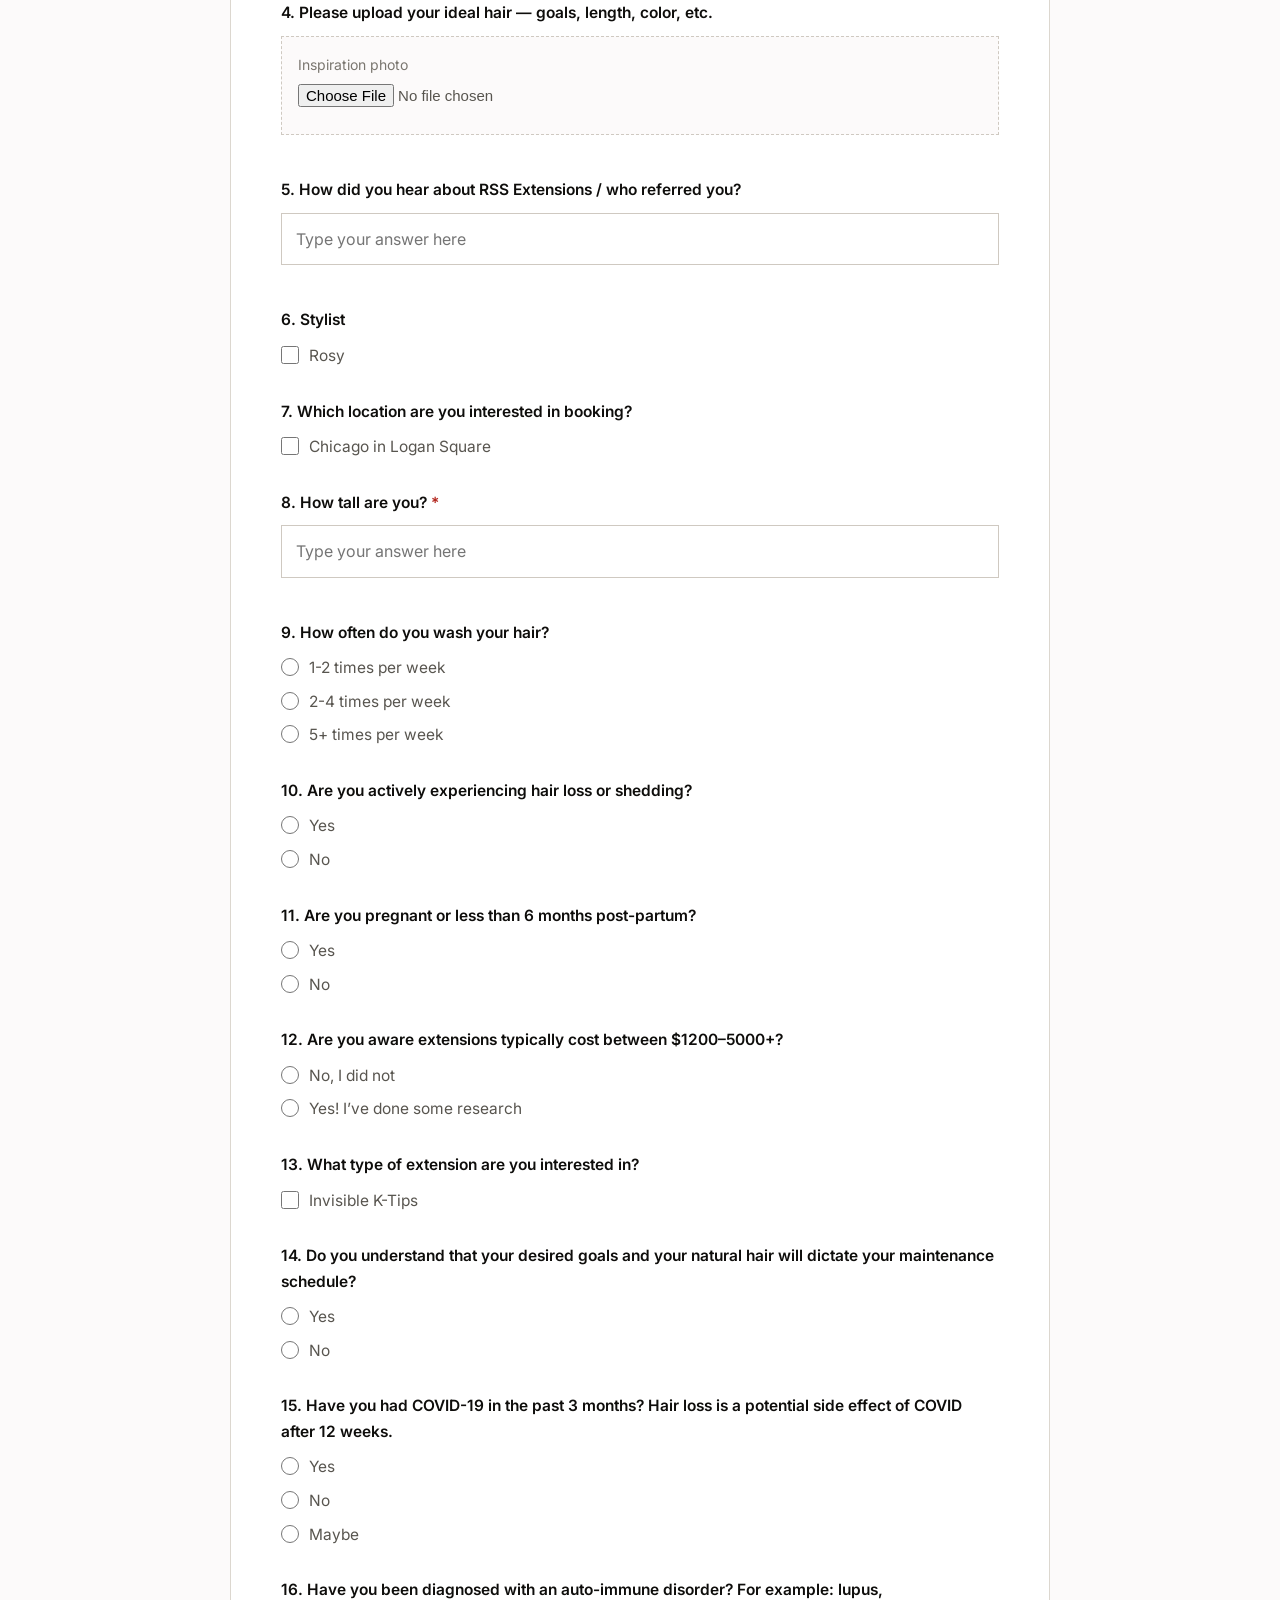
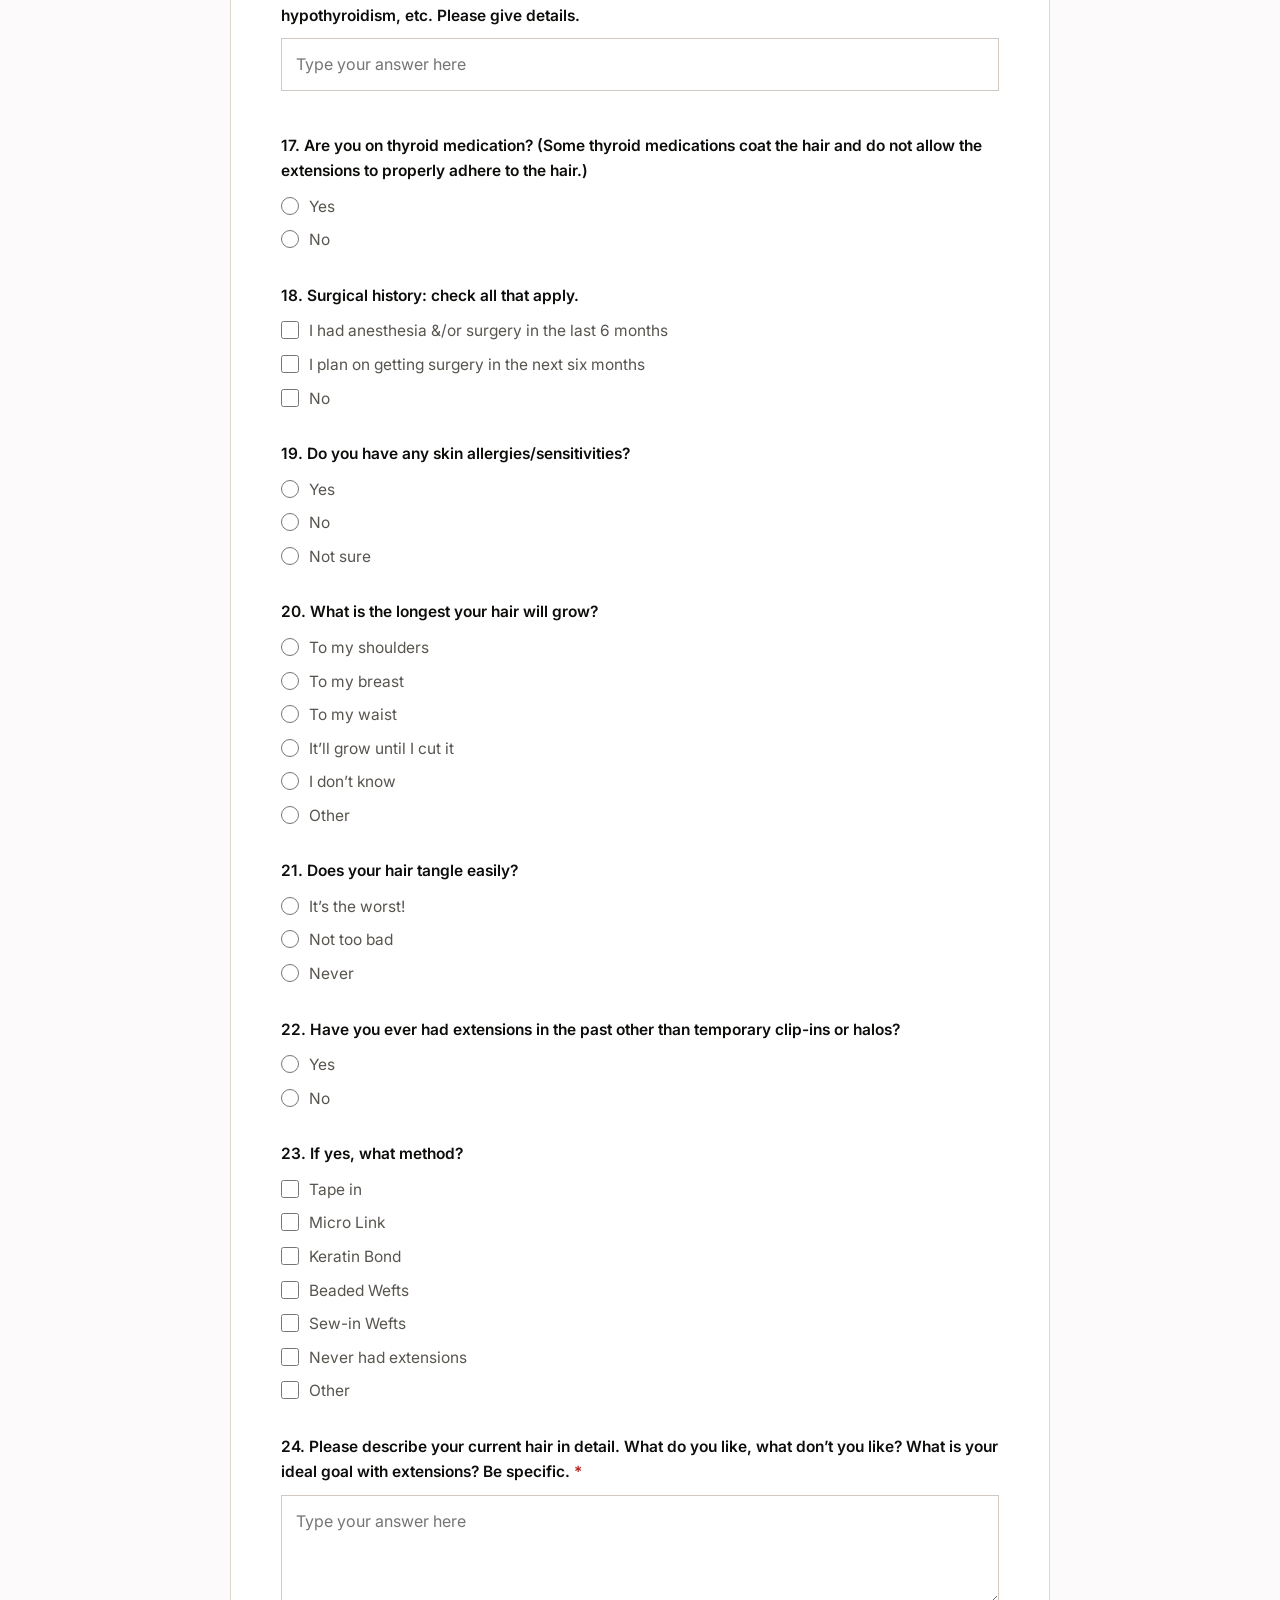
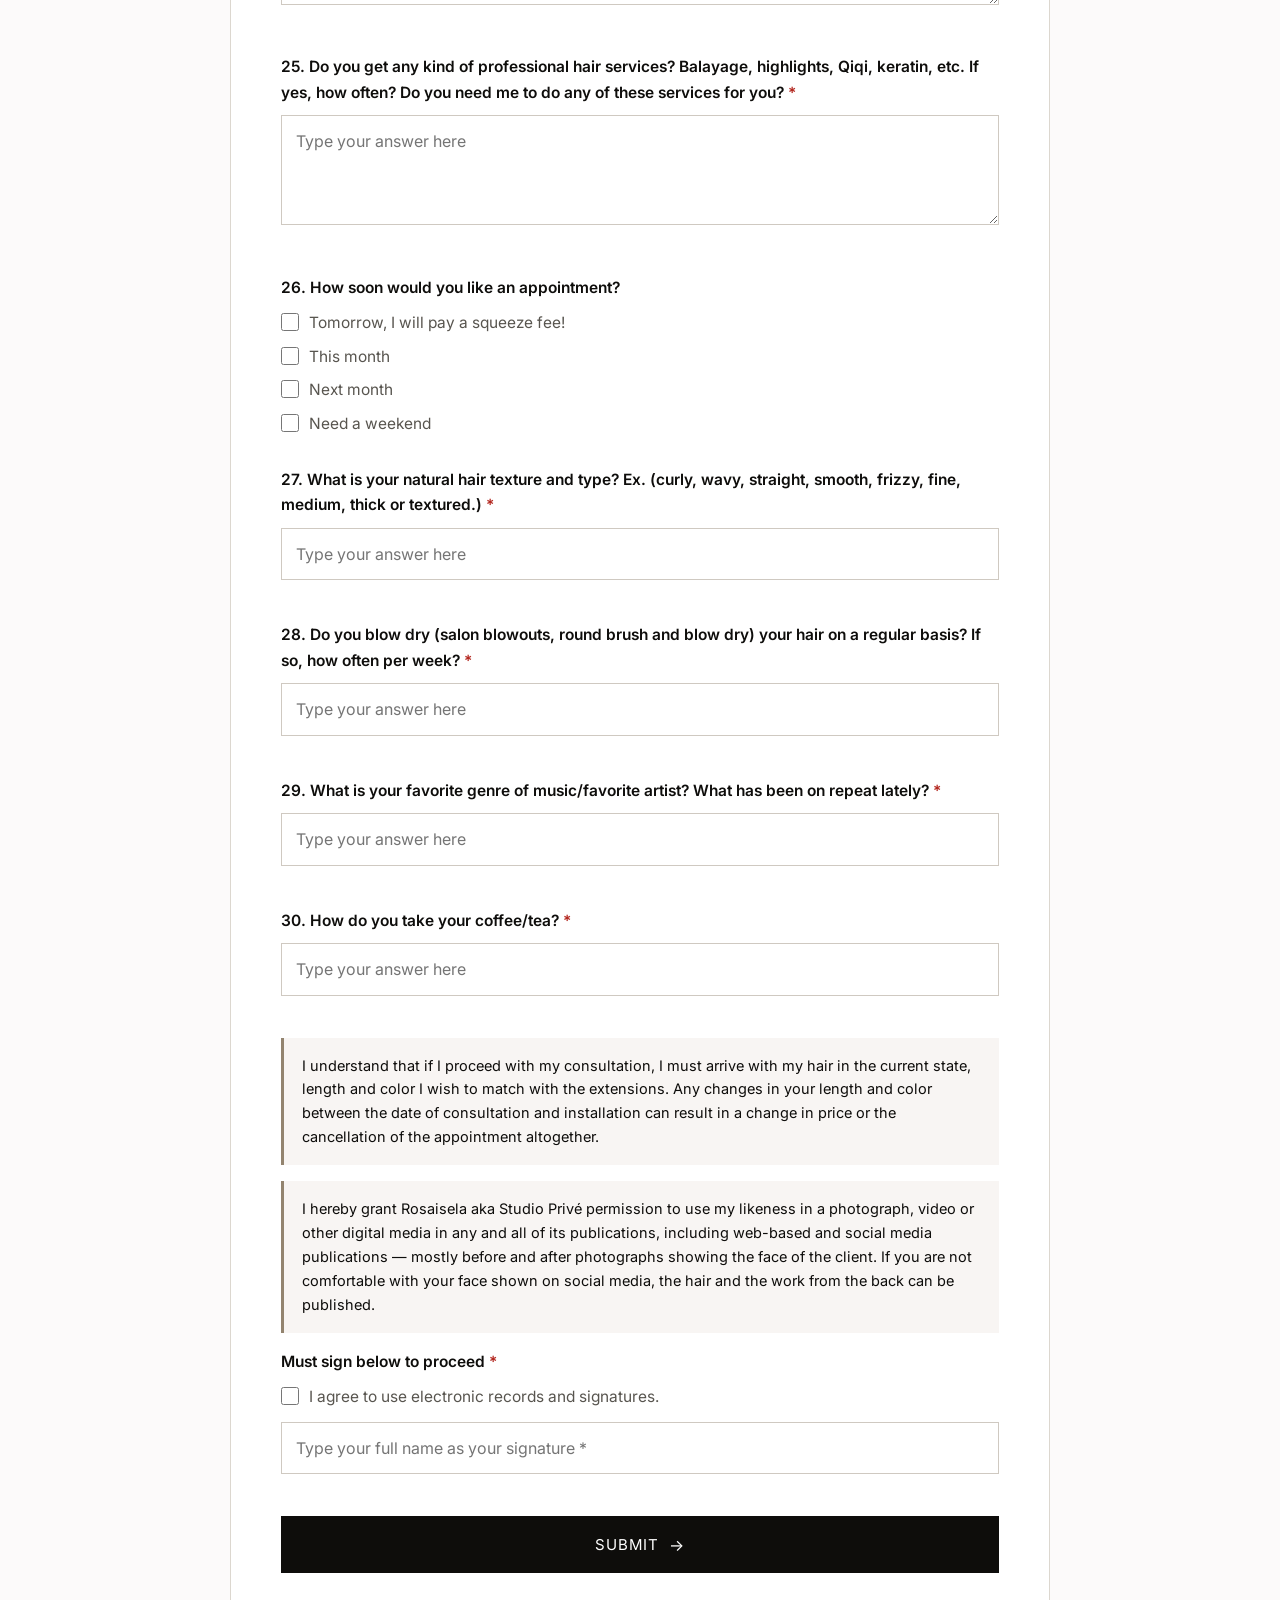
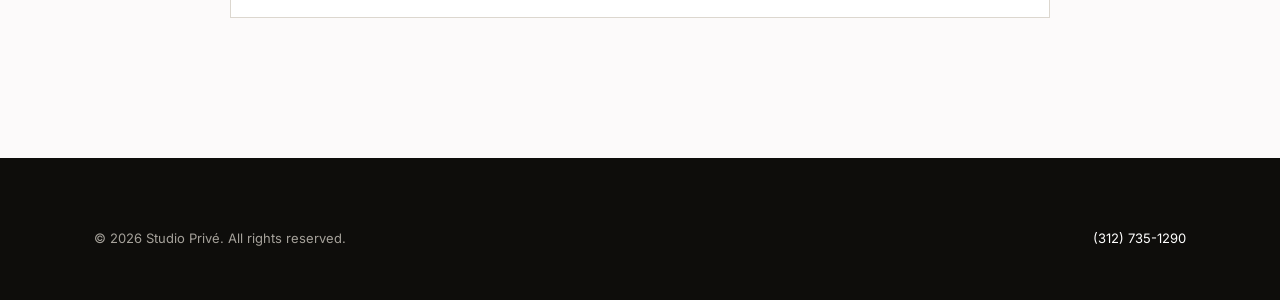
<file: consultation.html>
<!doctype html>
<html lang="en">
<head>
  <meta charset="utf-8">
  <meta name="viewport" content="width=device-width, initial-scale=1">
  <title>Book a Consultation | RSS Extensions</title>
  <meta name="description" content="Fill out the RSS Extensions consultation form for Invisible K-Tip hair extensions at Studio Privé, Logan Square, Chicago.">
  <link rel="icon" href="images/logo.png">
  <link rel="preconnect" href="https://fonts.googleapis.com">
  <link rel="preconnect" href="https://fonts.gstatic.com" crossorigin>
  <link href="https://fonts.googleapis.com/css2?family=Inter:wght@400;500;600&display=swap" rel="stylesheet">
  <link rel="stylesheet" href="styles.css">
</head>
<body>

<header class="site-header">
  <div class="wrap">
    <a class="logo" href="index.html" aria-label="RSS Extensions home"><img src="images/logo.png" alt="RSS Extensions" width="95" height="66"></a>
    <nav class="nav" aria-label="Main">
      <a href="index.html#about">About</a>
      <a href="index.html#method">Method</a>
      <a href="index.html#pricing">Pricing</a>
      <a href="index.html#reviews">Reviews</a>
      <a href="index.html#faq">FAQ</a>
    </nav>
    <a class="btn" href="index.html">Home</a>
  </div>
</header>

<main class="form-page">
  <div class="wrap">
    <div class="form-head">
      <p class="eyebrow">The Parlour Hair Enhancements Team</p>
      <h1>Book Your <em>Consultation</em></h1>
      <p>Tell me about your hair, your goals, and the look you’re chasing. Questions marked <span class="req">*</span> are required.</p>
    </div>

    <form class="form-card" id="consult-form" action="https://formsubmit.co/rssextensions@gmail.com" method="POST" enctype="multipart/form-data" novalidate>
      <!-- Form delivery settings (FormSubmit) -->
      <input type="hidden" name="_subject" value="New consultation request — RSS Extensions">
      <input type="hidden" name="_template" value="table">
      <input type="hidden" name="_captcha" value="false">
      <input type="hidden" name="_next" id="next-url" value="">
      <input type="text" name="_honey" class="honey" tabindex="-1" autocomplete="off" aria-hidden="true">

      <div class="error-box" id="error-box" role="alert"></div>

      <fieldset>
        <legend>1. Please fill out your contact info <span class="req">*</span></legend>
        <div class="row">
          <input type="text" name="First Name" placeholder="First Name *" autocomplete="given-name" required aria-label="First name">
          <input type="text" name="Last Name" placeholder="Last Name *" autocomplete="family-name" required aria-label="Last name">
        </div>
        <div class="row">
          <input type="email" name="email" placeholder="Email *" autocomplete="email" required aria-label="Email">
          <input type="tel" name="Phone" placeholder="Phone *" autocomplete="tel" required aria-label="Phone">
        </div>
        <input type="text" name="Address Line 1" placeholder="Address Line 1 *" autocomplete="address-line1" required aria-label="Address line 1">
        <input type="text" name="Address Line 2" placeholder="Address Line 2 (Optional)" autocomplete="address-line2" aria-label="Address line 2 (optional)">
        <div class="row">
          <div>
            <label class="small-label" for="country">Country <span class="req">*</span></label>
            <select id="country" name="Country" required autocomplete="country-name">
              <option value="">Select country</option>
              <option>United States</option>
              <option>Afghanistan</option>
              <option>Albania</option>
              <option>Algeria</option>
              <option>Andorra</option>
              <option>Angola</option>
              <option>Argentina</option>
              <option>Armenia</option>
              <option>Australia</option>
              <option>Austria</option>
              <option>Azerbaijan</option>
              <option>Bahamas</option>
              <option>Bahrain</option>
              <option>Bangladesh</option>
              <option>Barbados</option>
              <option>Belarus</option>
              <option>Belgium</option>
              <option>Belize</option>
              <option>Benin</option>
              <option>Bhutan</option>
              <option>Bolivia</option>
              <option>Bosnia and Herzegovina</option>
              <option>Botswana</option>
              <option>Brazil</option>
              <option>Brunei</option>
              <option>Bulgaria</option>
              <option>Burkina Faso</option>
              <option>Burundi</option>
              <option>Cabo Verde</option>
              <option>Cambodia</option>
              <option>Cameroon</option>
              <option>Canada</option>
              <option>Central African Republic</option>
              <option>Chad</option>
              <option>Chile</option>
              <option>China</option>
              <option>Colombia</option>
              <option>Comoros</option>
              <option>Congo (Congo-Brazzaville)</option>
              <option>Costa Rica</option>
              <option>Croatia</option>
              <option>Cuba</option>
              <option>Cyprus</option>
              <option>Czechia</option>
              <option>Denmark</option>
              <option>Djibouti</option>
              <option>Dominica</option>
              <option>Dominican Republic</option>
              <option>Ecuador</option>
              <option>Egypt</option>
              <option>El Salvador</option>
              <option>Equatorial Guinea</option>
              <option>Eritrea</option>
              <option>Estonia</option>
              <option>Eswatini</option>
              <option>Ethiopia</option>
              <option>Fiji</option>
              <option>Finland</option>
              <option>France</option>
              <option>Gabon</option>
              <option>Gambia</option>
              <option>Georgia</option>
              <option>Germany</option>
              <option>Ghana</option>
              <option>Greece</option>
              <option>Grenada</option>
              <option>Guatemala</option>
              <option>Guinea</option>
              <option>Guinea-Bissau</option>
              <option>Guyana</option>
              <option>Haiti</option>
              <option>Honduras</option>
              <option>Hungary</option>
              <option>Iceland</option>
              <option>India</option>
              <option>Indonesia</option>
              <option>Iran</option>
              <option>Iraq</option>
              <option>Ireland</option>
              <option>Israel</option>
              <option>Italy</option>
              <option>Jamaica</option>
              <option>Japan</option>
              <option>Jordan</option>
              <option>Kazakhstan</option>
              <option>Kenya</option>
              <option>Kiribati</option>
              <option>Kuwait</option>
              <option>Kyrgyzstan</option>
              <option>Laos</option>
              <option>Latvia</option>
              <option>Lebanon</option>
              <option>Lesotho</option>
              <option>Liberia</option>
              <option>Libya</option>
              <option>Liechtenstein</option>
              <option>Lithuania</option>
              <option>Luxembourg</option>
              <option>Madagascar</option>
              <option>Malawi</option>
              <option>Malaysia</option>
              <option>Maldives</option>
              <option>Mali</option>
              <option>Malta</option>
              <option>Marshall Islands</option>
              <option>Mauritania</option>
              <option>Mauritius</option>
              <option>Mexico</option>
              <option>Micronesia</option>
              <option>Moldova</option>
              <option>Monaco</option>
              <option>Mongolia</option>
              <option>Montenegro</option>
              <option>Morocco</option>
              <option>Mozambique</option>
              <option>Myanmar</option>
              <option>Namibia</option>
              <option>Nauru</option>
              <option>Nepal</option>
              <option>Netherlands</option>
              <option>New Zealand</option>
              <option>Nicaragua</option>
              <option>Niger</option>
              <option>Nigeria</option>
              <option>North Korea</option>
              <option>North Macedonia</option>
              <option>Norway</option>
              <option>Oman</option>
              <option>Pakistan</option>
              <option>Palau</option>
              <option>Palestine</option>
              <option>Panama</option>
              <option>Papua New Guinea</option>
              <option>Paraguay</option>
              <option>Peru</option>
              <option>Philippines</option>
              <option>Poland</option>
              <option>Portugal</option>
              <option>Qatar</option>
              <option>Romania</option>
              <option>Russia</option>
              <option>Rwanda</option>
              <option>Saint Kitts and Nevis</option>
              <option>Saint Lucia</option>
              <option>Saint Vincent and the Grenadines</option>
              <option>Samoa</option>
              <option>San Marino</option>
              <option>Sao Tome and Principe</option>
              <option>Saudi Arabia</option>
              <option>Senegal</option>
              <option>Serbia</option>
              <option>Seychelles</option>
              <option>Sierra Leone</option>
              <option>Singapore</option>
              <option>Slovakia</option>
              <option>Slovenia</option>
              <option>Solomon Islands</option>
              <option>Somalia</option>
              <option>South Africa</option>
              <option>South Korea</option>
              <option>South Sudan</option>
              <option>Spain</option>
              <option>Sri Lanka</option>
              <option>Sudan</option>
              <option>Suriname</option>
              <option>Sweden</option>
              <option>Switzerland</option>
              <option>Syria</option>
              <option>Tajikistan</option>
              <option>Tanzania</option>
              <option>Thailand</option>
              <option>Timor-Leste</option>
              <option>Togo</option>
              <option>Tonga</option>
              <option>Trinidad and Tobago</option>
              <option>Tunisia</option>
              <option>Turkey</option>
              <option>Turkmenistan</option>
              <option>Tuvalu</option>
              <option>Uganda</option>
              <option>Ukraine</option>
              <option>United Arab Emirates</option>
              <option>United Kingdom</option>
              <option>Uruguay</option>
              <option>Uzbekistan</option>
              <option>Vanuatu</option>
              <option>Vatican City</option>
              <option>Venezuela</option>
              <option>Vietnam</option>
              <option>Yemen</option>
              <option>Zambia</option>
              <option>Zimbabwe</option>
            </select>
          </div>
          <div>
            <label class="small-label" for="gender">Gender <span class="req">*</span></label>
            <select id="gender" name="Gender" required>
              <option value="">Select gender</option>
              <option>Female</option>
              <option>Male</option>
              <option>Other</option>
            </select>
          </div>
        </div>
        <div class="row">
          <div>
            <label class="small-label" for="birthday">Birthday</label>
            <input type="date" id="birthday" name="Birthday" autocomplete="bday">
          </div>
          <div>
            <label class="small-label" for="referred">Referred By <span class="req">*</span></label>
            <input type="text" id="referred" name="Referred By" placeholder="Name, Instagram, Google…" required>
          </div>
        </div>
      </fieldset>

      <fieldset>
        <label class="q" for="today">2. Please enter today’s date <span class="req">*</span></label>
        <input type="date" id="today" name="Today's Date" required>
      </fieldset>

      <fieldset>
        <legend>3. Please take a photo of the front, back, top and sides of your hair <span class="req">*</span></legend>
        <p class="hint">Make sure you have good lighting, take photos during the day, and clean your camera. Front and back photos are required.</p>
        <div class="upload"><label class="small-label" for="ph-front">Front <span class="req">*</span></label><input type="file" id="ph-front" name="Photo - Front" accept="image/*" required><div class="previews"></div></div>
        <div class="upload"><label class="small-label" for="ph-back">Back <span class="req">*</span></label><input type="file" id="ph-back" name="Photo - Back" accept="image/*" required><div class="previews"></div></div>
        <div class="upload"><label class="small-label" for="ph-top">Top</label><input type="file" id="ph-top" name="Photo - Top" accept="image/*"><div class="previews"></div></div>
        <div class="upload"><label class="small-label" for="ph-sides">Sides</label><input type="file" id="ph-sides" name="Photo - Sides" accept="image/*"><div class="previews"></div></div>
      </fieldset>

      <fieldset>
        <legend>4. Please upload your ideal hair — goals, length, color, etc.</legend>
        <div class="upload"><label class="small-label" for="ph-goal">Inspiration photo</label><input type="file" id="ph-goal" name="Photo - Ideal Hair" accept="image/*"><div class="previews"></div></div>
      </fieldset>

      <fieldset>
        <label class="q" for="q5">5. How did you hear about RSS Extensions / who referred you?</label>
        <input type="text" id="q5" name="Q5 How did you hear about us" placeholder="Type your answer here">
      </fieldset>

      <fieldset>
        <legend>6. Stylist</legend>
        <div class="opts"><label><input type="checkbox" name="Q6 Stylist" value="Rosy"> Rosy</label></div>
      </fieldset>

      <fieldset>
        <legend>7. Which location are you interested in booking?</legend>
        <div class="opts"><label><input type="checkbox" name="Q7 Location" value="Chicago in Logan Square"> Chicago in Logan Square</label></div>
      </fieldset>

      <fieldset>
        <label class="q" for="q8">8. How tall are you? <span class="req">*</span></label>
        <input type="text" id="q8" name="Q8 Height" placeholder="Type your answer here" required>
      </fieldset>

      <fieldset>
        <legend>9. How often do you wash your hair?</legend>
        <div class="opts">
          <label><input type="radio" name="Q9 Wash frequency" value="1-2 times per week"> 1-2 times per week</label>
          <label><input type="radio" name="Q9 Wash frequency" value="2-4 times per week"> 2-4 times per week</label>
          <label><input type="radio" name="Q9 Wash frequency" value="5+ times per week"> 5+ times per week</label>
        </div>
      </fieldset>

      <fieldset>
        <legend>10. Are you actively experiencing hair loss or shedding?</legend>
        <div class="opts">
          <label><input type="radio" name="Q10 Hair loss or shedding" value="Yes"> Yes</label>
          <label><input type="radio" name="Q10 Hair loss or shedding" value="No"> No</label>
        </div>
      </fieldset>

      <fieldset>
        <legend>11. Are you pregnant or less than 6 months post-partum?</legend>
        <div class="opts">
          <label><input type="radio" name="Q11 Pregnant or post-partum" value="Yes"> Yes</label>
          <label><input type="radio" name="Q11 Pregnant or post-partum" value="No"> No</label>
        </div>
      </fieldset>

      <fieldset>
        <legend>12. Are you aware extensions typically cost between $1200–5000+?</legend>
        <div class="opts">
          <label><input type="radio" name="Q12 Aware of cost" value="No, I did not"> No, I did not</label>
          <label><input type="radio" name="Q12 Aware of cost" value="Yes! I've done some research"> Yes! I’ve done some research</label>
        </div>
      </fieldset>

      <fieldset>
        <legend>13. What type of extension are you interested in?</legend>
        <div class="opts"><label><input type="checkbox" name="Q13 Extension type" value="Invisible Ktips"> Invisible K-Tips</label></div>
      </fieldset>

      <fieldset>
        <legend>14. Do you understand that your desired goals and your natural hair will dictate your maintenance schedule?</legend>
        <div class="opts">
          <label><input type="radio" name="Q14 Understands maintenance" value="Yes"> Yes</label>
          <label><input type="radio" name="Q14 Understands maintenance" value="No"> No</label>
        </div>
      </fieldset>

      <fieldset>
        <legend>15. Have you had COVID-19 in the past 3 months? Hair loss is a potential side effect of COVID after 12 weeks.</legend>
        <div class="opts">
          <label><input type="radio" name="Q15 COVID past 3 months" value="Yes"> Yes</label>
          <label><input type="radio" name="Q15 COVID past 3 months" value="No"> No</label>
          <label><input type="radio" name="Q15 COVID past 3 months" value="Maybe"> Maybe</label>
        </div>
      </fieldset>

      <fieldset>
        <label class="q" for="q16">16. Have you been diagnosed with an auto-immune disorder? For example: lupus, hypothyroidism, etc. Please give details.</label>
        <input type="text" id="q16" name="Q16 Auto-immune disorder" placeholder="Type your answer here">
      </fieldset>

      <fieldset>
        <legend>17. Are you on thyroid medication? (Some thyroid medications coat the hair and do not allow the extensions to properly adhere to the hair.)</legend>
        <div class="opts">
          <label><input type="radio" name="Q17 Thyroid medication" value="Yes"> Yes</label>
          <label><input type="radio" name="Q17 Thyroid medication" value="No"> No</label>
        </div>
      </fieldset>

      <fieldset>
        <legend>18. Surgical history: check all that apply.</legend>
        <div class="opts">
          <label><input type="checkbox" name="Q18 Surgical history" value="I had anesthesia and/or surgery in the last 6 months"> I had anesthesia &amp;/or surgery in the last 6 months</label>
          <label><input type="checkbox" name="Q18 Surgical history" value="I plan on getting surgery in the next six months"> I plan on getting surgery in the next six months</label>
          <label><input type="checkbox" name="Q18 Surgical history" value="No"> No</label>
        </div>
      </fieldset>

      <fieldset>
        <legend>19. Do you have any skin allergies/sensitivities?</legend>
        <div class="opts">
          <label><input type="radio" name="Q19 Skin allergies" value="Yes"> Yes</label>
          <label><input type="radio" name="Q19 Skin allergies" value="No"> No</label>
          <label><input type="radio" name="Q19 Skin allergies" value="Not sure"> Not sure</label>
        </div>
      </fieldset>

      <fieldset>
        <legend>20. What is the longest your hair will grow?</legend>
        <div class="opts">
          <label><input type="radio" name="Q20 Longest natural length" value="To my shoulders"> To my shoulders</label>
          <label><input type="radio" name="Q20 Longest natural length" value="To my breast"> To my breast</label>
          <label><input type="radio" name="Q20 Longest natural length" value="To my waist"> To my waist</label>
          <label><input type="radio" name="Q20 Longest natural length" value="It'll grow until I cut it"> It’ll grow until I cut it</label>
          <label><input type="radio" name="Q20 Longest natural length" value="I don't know"> I don’t know</label>
          <label><input type="radio" name="Q20 Longest natural length" value="Other"> Other</label>
        </div>
      </fieldset>

      <fieldset>
        <legend>21. Does your hair tangle easily?</legend>
        <div class="opts">
          <label><input type="radio" name="Q21 Tangles easily" value="It's the worst!"> It’s the worst!</label>
          <label><input type="radio" name="Q21 Tangles easily" value="Not too bad"> Not too bad</label>
          <label><input type="radio" name="Q21 Tangles easily" value="Never"> Never</label>
        </div>
      </fieldset>

      <fieldset>
        <legend>22. Have you ever had extensions in the past other than temporary clip-ins or halos?</legend>
        <div class="opts">
          <label><input type="radio" name="Q22 Had extensions before" value="Yes"> Yes</label>
          <label><input type="radio" name="Q22 Had extensions before" value="No"> No</label>
        </div>
      </fieldset>

      <fieldset>
        <legend>23. If yes, what method?</legend>
        <div class="opts">
          <label><input type="checkbox" name="Q23 Previous method" value="Tape in"> Tape in</label>
          <label><input type="checkbox" name="Q23 Previous method" value="Micro Link"> Micro Link</label>
          <label><input type="checkbox" name="Q23 Previous method" value="Keratin Bond"> Keratin Bond</label>
          <label><input type="checkbox" name="Q23 Previous method" value="Beaded Wefts"> Beaded Wefts</label>
          <label><input type="checkbox" name="Q23 Previous method" value="Sew-in Wefts"> Sew-in Wefts</label>
          <label><input type="checkbox" name="Q23 Previous method" value="Never had extensions"> Never had extensions</label>
          <label><input type="checkbox" name="Q23 Previous method" value="Other"> Other</label>
        </div>
      </fieldset>

      <fieldset>
        <label class="q" for="q24">24. Please describe your current hair in detail. What do you like, what don’t you like? What is your ideal goal with extensions? Be specific. <span class="req">*</span></label>
        <textarea id="q24" name="Q24 Current hair and goals" placeholder="Type your answer here" required></textarea>
      </fieldset>

      <fieldset>
        <label class="q" for="q25">25. Do you get any kind of professional hair services? Balayage, highlights, Qiqi, keratin, etc. If yes, how often? Do you need me to do any of these services for you? <span class="req">*</span></label>
        <textarea id="q25" name="Q25 Professional hair services" placeholder="Type your answer here" required></textarea>
      </fieldset>

      <fieldset>
        <legend>26. How soon would you like an appointment?</legend>
        <div class="opts">
          <label><input type="checkbox" name="Q26 How soon" value="Tomorrow, I will pay a squeeze fee!"> Tomorrow, I will pay a squeeze fee!</label>
          <label><input type="checkbox" name="Q26 How soon" value="This month"> This month</label>
          <label><input type="checkbox" name="Q26 How soon" value="Next month"> Next month</label>
          <label><input type="checkbox" name="Q26 How soon" value="Need a weekend"> Need a weekend</label>
        </div>
      </fieldset>

      <fieldset>
        <label class="q" for="q27">27. What is your natural hair texture and type? Ex. (curly, wavy, straight, smooth, frizzy, fine, medium, thick or textured.) <span class="req">*</span></label>
        <input type="text" id="q27" name="Q27 Hair texture and type" placeholder="Type your answer here" required>
      </fieldset>

      <fieldset>
        <label class="q" for="q28">28. Do you blow dry (salon blowouts, round brush and blow dry) your hair on a regular basis? If so, how often per week? <span class="req">*</span></label>
        <input type="text" id="q28" name="Q28 Blow dry frequency" placeholder="Type your answer here" required>
      </fieldset>

      <fieldset>
        <label class="q" for="q29">29. What is your favorite genre of music/favorite artist? What has been on repeat lately? <span class="req">*</span></label>
        <input type="text" id="q29" name="Q29 Music" placeholder="Type your answer here" required>
      </fieldset>

      <fieldset>
        <label class="q" for="q30">30. How do you take your coffee/tea? <span class="req">*</span></label>
        <input type="text" id="q30" name="Q30 Coffee or tea" placeholder="Type your answer here" required>
      </fieldset>

      <fieldset>
        <div class="notice">I understand that if I proceed with my consultation, I must arrive with my hair in the current state, length and color I wish to match with the extensions. Any changes in your length and color between the date of consultation and installation can result in a change in price or the cancellation of the appointment altogether.</div>
        <div class="notice">I hereby grant Rosaisela aka Studio Privé permission to use my likeness in a photograph, video or other digital media in any and all of its publications, including web-based and social media publications — mostly before and after photographs showing the face of the client. If you are not comfortable with your face shown on social media, the hair and the work from the back can be published.</div>
        <p class="q">Must sign below to proceed <span class="req">*</span></p>
        <div class="opts" style="margin-bottom:12px"><label><input type="checkbox" name="Agreement" value="I agree to use electronic records and signatures." required> I agree to use electronic records and signatures.</label></div>
        <input type="text" name="Signature (full name)" placeholder="Type your full name as your signature *" required aria-label="Signature: type your full name">
      </fieldset>

      <div class="submit-row">
        <button class="btn" type="submit" id="submit-btn">Submit</button>
      </div>
    </form>
  </div>
</main>

<footer class="footer">
  <div class="wrap">
    <div class="footer__bottom" style="padding-top:0">
      <span>© <span id="year">2026</span> Studio Privé. All rights reserved.</span>
      <a href="tel:+13127351290" style="color:#fff;text-decoration:none">(312) 735-1290</a>
    </div>
  </div>
</footer>
<script>document.getElementById('year').textContent = new Date().getFullYear();</script>
<script src="form.js"></script>
</body>
</html>
</file>
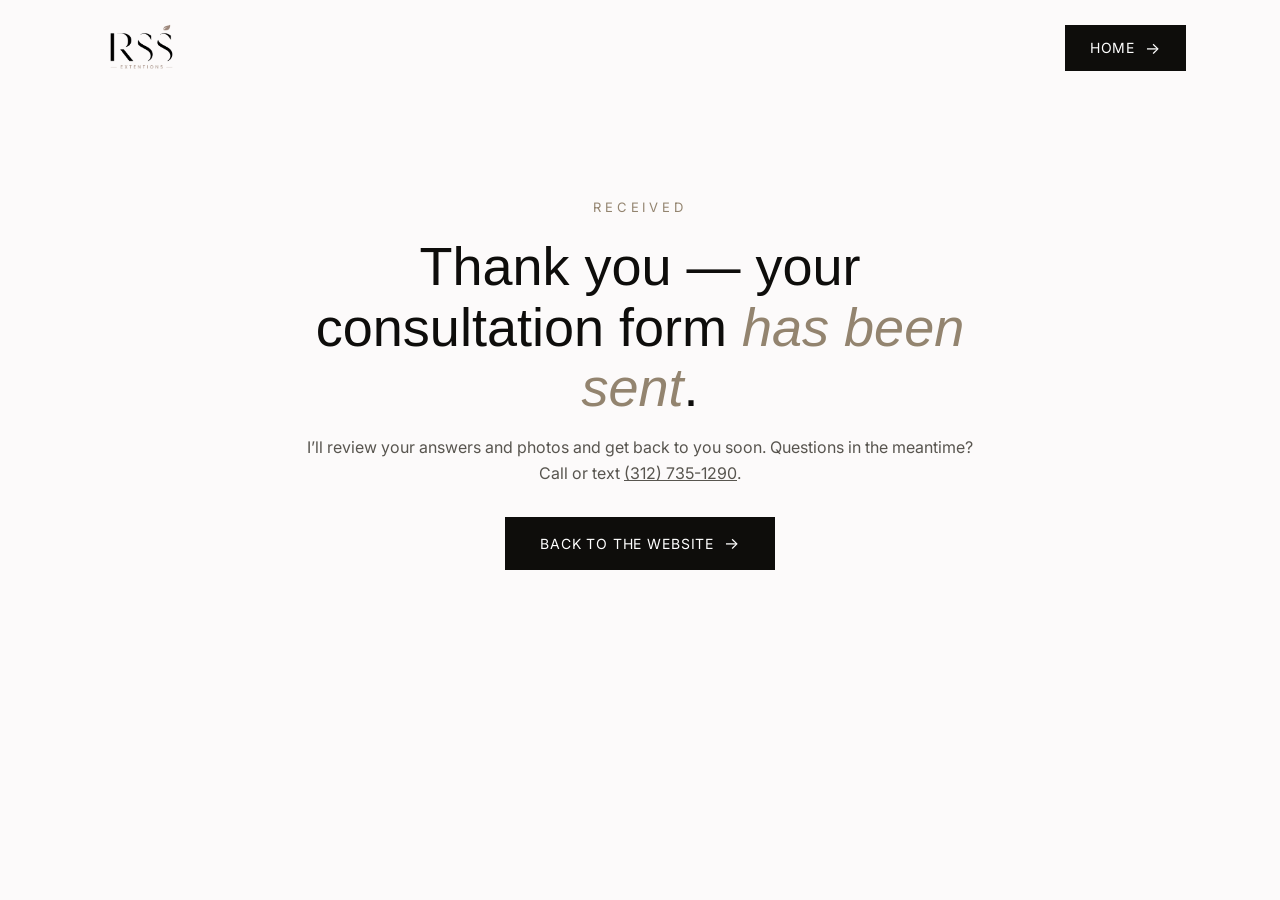
<file: thank-you.html>
<!doctype html>
<html lang="en">
<head>
  <meta charset="utf-8">
  <meta name="viewport" content="width=device-width, initial-scale=1">
  <title>Thank You | RSS Extensions</title>
  <meta name="robots" content="noindex">
  <link rel="icon" href="images/logo.png">
  <link rel="preconnect" href="https://fonts.googleapis.com">
  <link rel="preconnect" href="https://fonts.gstatic.com" crossorigin>
  <link href="https://fonts.googleapis.com/css2?family=Inter:wght@400;500;600&display=swap" rel="stylesheet">
  <link rel="stylesheet" href="styles.css">
</head>
<body>
<header class="site-header">
  <div class="wrap">
    <a class="logo" href="index.html" aria-label="RSS Extensions home"><img src="images/logo.png" alt="RSS Extensions" width="95" height="66"></a>
    <a class="btn" href="index.html">Home</a>
  </div>
</header>
<main class="form-page">
  <div class="wrap form-head" style="padding:60px 16px 80px">
    <p class="eyebrow">Received</p>
    <h1>Thank you — your consultation form <em>has been sent</em>.</h1>
    <p>I’ll review your answers and photos and get back to you soon. Questions in the meantime? Call or text <a href="tel:+13127351290">(312) 735-1290</a>.</p>
    <p style="margin-top:30px"><a class="btn" href="index.html">Back to the website</a></p>
  </div>
</main>
</body>
</html>
</file>
<file: styles.css>
/* RSS Extensions — site styles */
:root {
  --bg: #fcfafa;
  --bg-alt: #f8f5f3;
  --ink: #0e0d0b;
  --text: #58554f;
  --muted: #7a766f;
  --accent: #93846f;
  --line: #dcd7cf;
  --card: #ffffff;
  --beige: #ddd5ce;
  --heading: "Helvetica Neue", Helvetica, Arial, sans-serif;
  --body: "Inter", -apple-system, BlinkMacSystemFont, "Segoe UI", sans-serif;
  --wrap: 1140px;
}

* { box-sizing: border-box; }
html { scroll-behavior: smooth; }
body {
  margin: 0;
  background: var(--bg);
  color: var(--text);
  font-family: var(--body);
  font-size: 16px;
  line-height: 1.65;
  -webkit-font-smoothing: antialiased;
}
img { max-width: 100%; height: auto; display: block; }
a { color: inherit; }
h1, h2, h3 { font-family: var(--heading); font-weight: 400; color: var(--ink); margin: 0; line-height: 1.12; }
em, .accent { font-style: italic; color: var(--accent); }
.wrap { width: 100%; max-width: var(--wrap); margin: 0 auto; padding: 0 16px; }
@media (min-width: 700px) { .wrap { padding: 0 24px; } }

/* Buttons */
.btn {
  display: inline-flex; align-items: center; gap: 10px;
  background: var(--ink); color: #fff; text-decoration: none;
  font-family: var(--body); font-size: 14px; letter-spacing: .06em; text-transform: uppercase;
  padding: 14px 34px; border: 1px solid var(--ink); cursor: pointer; transition: opacity .2s;
}
.btn:hover { opacity: .85; }
.btn::after { content: "\2192"; font-size: 16px; line-height: 1; }
.btn--light { background: #fff; color: var(--ink); border-color: #fff; }
.btn--outline { background: transparent; color: #fff; border-color: #fff; padding: 16px 90px; }
.btn--plain::after { content: none; }
.link-btn { font-size: 14px; letter-spacing: .12em; text-transform: uppercase; color: var(--ink); text-underline-offset: 4px; }
.link-btn::after { content: " \2192"; }

.eyebrow { font-size: 13px; letter-spacing: .3em; text-transform: uppercase; color: var(--accent); margin: 0 0 18px; }

/* Header */
.site-header { background: var(--bg); position: sticky; top: 0; z-index: 50; border-bottom: 1px solid transparent; }
.site-header .wrap { display: flex; align-items: center; justify-content: space-between; height: 96px; gap: 20px; }
.logo img { height: 66px; width: auto; }
.nav { display: none; gap: 40px; }
.nav a { text-decoration: none; font-size: 14px; letter-spacing: .04em; color: var(--text); text-transform: uppercase; }
.nav a:hover { color: var(--ink); }
.site-header .btn { padding: 10px 24px; }
@media (min-width: 900px) { .nav { display: flex; margin-right: auto; margin-left: 70px; } }

/* Hero */
.hero { padding: 48px 0 64px; }
.hero .wrap { display: grid; gap: 48px; }
.hero__kicker { color: var(--accent); font-size: 14px; margin: 0 0 24px; }
.hero h1 { font-size: clamp(42px, 6.4vw, 72px); line-height: 1.17; }
.hero p.lead { font-size: 17px; margin: 32px 0 24px; max-width: 540px; }
.stars { color: var(--accent); letter-spacing: 3px; font-size: 18px; }
.hero__rating { display: flex; gap: 18px; align-items: center; margin-top: 24px; font-size: 14px; }
.hero__note { border-top: 1px solid var(--line); margin-top: 36px; padding-top: 36px; font-size: 14px; color: var(--ink); max-width: 420px; }
.hero__media { position: relative; border: 1px solid var(--line); padding: 10px; align-self: start; }
.hero__media img { width: 100%; aspect-ratio: 539 / 780; object-fit: cover; object-position: center 40%; }
@media (min-width: 900px) {
  .hero { padding: 70px 0 90px; }
  .hero .wrap { grid-template-columns: 1fr 1fr; gap: 30px; }
  }

/* Marquee */
.marquee { background: #efebe6; border-top: 1px solid var(--line); border-bottom: 1px solid var(--line); overflow: hidden; padding: 24px 0; }
.marquee__track { display: flex; gap: 38px; width: max-content; animation: scroll 40s linear infinite; }
.marquee__track span { font-family: var(--heading); font-style: italic; font-size: 26px; color: var(--text); white-space: nowrap; }
@keyframes scroll { to { transform: translateX(-50%); } }
@media (prefers-reduced-motion: reduce) { .marquee__track { animation: none; } }

/* Cards */
.cards { display: grid; gap: 0; border: 1px solid var(--line); }
.card { padding: 32px 30px 36px; border-bottom: 1px solid var(--line); }
.card:last-child { border-bottom: 0; }
.card svg { width: 42px; height: 42px; stroke: var(--accent); fill: none; stroke-width: 1.4; margin-bottom: 26px; }
.card h3 { font-size: 28px; margin-bottom: 18px; }
.card p { margin: 0; font-size: 15px; color: var(--muted); }
@media (min-width: 800px) {
  .cards { grid-template-columns: repeat(3, 1fr); }
  .card { border-bottom: 0; border-right: 1px solid var(--line); }
  .card:last-child { border-right: 0; }
}
.cards--split { border: 0; gap: 20px; }
.cards--split .card { border: 1px solid var(--line); }
.section { padding: 70px 0; }
.section--alt { background: var(--bg-alt); }

/* Feature rows */
.feature { display: grid; gap: 40px; align-items: center; padding: 50px 0; }
.feature__media { border: 1px solid var(--line); padding: 15px; }
.feature__media img { width: 100%; aspect-ratio: 521 / 650; object-fit: cover; }
.feature h2 { font-size: clamp(34px, 4vw, 46px); margin-bottom: 26px; }
.checks { list-style: none; padding: 0; margin: 0 0 28px; }
.checks li { position: relative; padding-left: 28px; margin-bottom: 12px; font-size: 15.5px; }
.checks li::before {
  content: ""; position: absolute; left: 0; top: 5px; width: 16px; height: 16px; border-radius: 50%;
  border: 1.4px solid var(--accent);
  background: url("data:image/svg+xml,%3Csvg xmlns='http://www.w3.org/2000/svg' viewBox='0 0 16 16'%3E%3Cpath d='M4.5 8.2l2.3 2.3 4.7-4.8' fill='none' stroke='%2393846f' stroke-width='1.5'/%3E%3C/svg%3E") center/12px no-repeat;
}
@media (min-width: 900px) {
  .feature { grid-template-columns: 1fr 1fr; gap: 30px; }
  .feature--rev .feature__media { order: 2; }
  .feature__text { padding-left: 20px; }
  .feature--rev .feature__text { padding-left: 10px; padding-right: 20px; }
}

/* Compare */
.center { text-align: center; }
.big-title { font-size: clamp(38px, 5vw, 60px); }
.intro { max-width: 910px; margin: 30px auto 40px; }
.compare { display: grid; text-align: left; }
.compare > div { padding: 36px 30px; }
.compare__bad { border: 1px solid var(--line); background: var(--bg); }
.compare__good { background: var(--ink); color: #e9e6e1; }
.compare h3 { font-size: 30px; }
.compare__good h3 { color: #fff; }
.compare small { display: block; font-size: 13px; text-transform: uppercase; letter-spacing: .03em; margin: 6px 0 26px; color: var(--ink); }
.compare__good small { color: #fff; }
.xlist { list-style: none; margin: 0; padding: 0; }
.xlist li { position: relative; padding-left: 28px; margin-bottom: 12px; font-size: 15.5px; }
.xlist li::before { content: "+"; position: absolute; left: 0; top: 3px; width: 16px; height: 16px; border-radius: 50%; background: #cfc9c1; color: #fff; font-size: 14px; line-height: 16px; text-align: center; transform: rotate(45deg); }
.compare__good .checks li::before { background-color: var(--accent); border-color: var(--accent);
  background-image: url("data:image/svg+xml,%3Csvg xmlns='http://www.w3.org/2000/svg' viewBox='0 0 16 16'%3E%3Cpath d='M4.5 8.2l2.3 2.3 4.7-4.8' fill='none' stroke='%230e0d0b' stroke-width='1.8'/%3E%3C/svg%3E"); }
@media (min-width: 900px) { .compare { grid-template-columns: 1fr 1fr; } }

/* About */
.about { display: grid; gap: 40px; align-items: center; }
.about img { width: 100%; aspect-ratio: 540/510; object-fit: cover; }
.about h2 { font-size: clamp(42px, 5vw, 60px); margin-bottom: 30px; }
@media (min-width: 900px) { .about { grid-template-columns: 1fr 1fr; } }

/* Pricing */
.pricing { border: 1px solid var(--line); padding: 40px 20px 30px; text-align: center; }
.pricing h2 { font-size: clamp(34px, 5vw, 60px); }
.pricing .intro { max-width: 880px; margin: 30px auto; }
.price-box { background: #fff; border: 1px solid var(--line); max-width: 614px; margin: 0 auto; padding: 32px 24px 22px; }
.price-box h3 { font-size: 24px; margin-bottom: 26px; }
.price-box .checks { display: inline-block; text-align: left; margin-bottom: 34px; }
.price-box .checks li::before { background-color: var(--accent);
  background-image: url("data:image/svg+xml,%3Csvg xmlns='http://www.w3.org/2000/svg' viewBox='0 0 16 16'%3E%3Cpath d='M4.5 8.2l2.3 2.3 4.7-4.8' fill='none' stroke='%23fff' stroke-width='1.8'/%3E%3C/svg%3E"); transform: scale(.75); }

/* Reviews */
.reviews { display: grid; gap: 20px; margin-top: 30px; }
.review { border: 1px solid var(--line); padding: 30px; color: var(--ink); font-size: 15.5px; }
.review .stars { font-size: 16px; }
.review p { margin: 12px 0 22px; }
.review__who { display: flex; align-items: center; gap: 15px; }
.review__who img { width: 58px; height: 58px; border-radius: 50%; object-fit: cover; }
@media (min-width: 800px) {
  .reviews { grid-template-columns: repeat(6, 1fr); }
  .review { grid-column: span 2; }
  .review:nth-child(4) { grid-column: 2 / span 2; }
}

/* Gallery */
.gallery { display: grid; gap: 20px; margin-top: 24px; }
.ba { position: relative; aspect-ratio: 367/400; overflow: hidden; }
.ba img { width: 100%; height: 100%; object-fit: cover; }
.ba span { position: absolute; bottom: 20px; width: 39%; background: rgba(110, 98, 82, .82); color: #fff; font-weight: 600; text-align: center; padding: 10px 0; font-size: 17px; }
.ba span:first-of-type { left: 5.5%; }
.ba span:last-of-type { right: 5.5%; }
@media (min-width: 600px) { .gallery { grid-template-columns: repeat(2, 1fr); } }
@media (min-width: 900px) { .gallery { grid-template-columns: repeat(3, 1fr); } }

/* CTA band */
.cta { background: var(--ink); color: #fff; text-align: center; padding: 100px 0; }
.cta h2 { color: #fff; font-size: clamp(36px, 5vw, 60px); }
.cta p { text-transform: uppercase; font-size: 14px; margin: 28px 0; }

/* FAQ */
.faq { display: grid; gap: 30px; }
.faq h2 { font-size: clamp(38px, 4vw, 48px); margin-bottom: 30px; }
.faq aside p { font-size: 14px; color: var(--ink); margin-bottom: 30px; }
.faq details { border-top: 1px solid var(--line); border-bottom: 1px solid var(--line); margin-bottom: 24px; }
.faq summary { list-style: none; cursor: pointer; display: flex; justify-content: space-between; gap: 20px; padding: 22px 20px; font-family: var(--heading); font-size: 22px; color: var(--ink); }
.faq summary::-webkit-details-marker { display: none; }
.faq summary::after { content: "+"; font-family: var(--body); font-weight: 600; font-size: 24px; line-height: 1; }
.faq details[open] summary { color: var(--accent); }
.faq details[open] summary::after { content: "\2013"; }
.faq details p { margin: 0; padding: 0 20px 22px; font-size: 14px; color: var(--ink); }
@media (min-width: 900px) { .faq { grid-template-columns: 320px 1fr; gap: 50px; } .faq aside { padding: 0 20px; } }

/* Book */
.book { background: var(--beige); border-radius: 10px; padding: 24px; display: grid; gap: 30px; align-items: center; }
.book img { border-radius: 10px; width: 100%; aspect-ratio: 1; object-fit: cover; }
.book h2 { font-size: 46px; margin-bottom: 20px; }
.book p { color: var(--ink); font-size: 18px; }
.book .price { font-family: var(--heading); color: var(--accent); font-size: 38px; margin: 10px 0 20px; }
@media (min-width: 900px) { .book { grid-template-columns: 1fr 1fr; padding: 40px; gap: 40px; } }

/* Footer */
.footer { background: var(--ink); color: #a5a19a; padding: 70px 0 50px; margin-top: 60px; font-size: 14px; }
.footer__top { display: grid; gap: 40px; padding-bottom: 50px; border-bottom: 1px solid #3a3833; }
.footer__top img { width: 110px; margin-bottom: 26px; }
.footer h4 { font-weight: 400; color: #a5a19a; text-transform: uppercase; margin: 0 0 18px; font-size: 14px; }
.footer nav a { display: block; color: #fff; text-decoration: none; margin-bottom: 10px; }
.footer .phone { font-family: var(--heading); color: #fff; font-size: 32px; text-decoration: none; display: inline-block; margin-top: 14px; }
.footer__bottom { display: flex; flex-wrap: wrap; gap: 12px; justify-content: space-between; padding-top: 50px; font-size: 13px; }
@media (min-width: 900px) { .footer__top { grid-template-columns: 2fr 1fr 1fr; } .footer__top > div:first-child { max-width: 400px; } }

/* ---------- Consultation form page ---------- */
.form-page { padding: 40px 0 80px; }
.form-head { text-align: center; max-width: 720px; margin: 0 auto 40px; }
.form-head h1 { font-size: clamp(36px, 5vw, 54px); margin-bottom: 16px; }
.form-card { max-width: 820px; margin: 0 auto; background: #fff; border: 1px solid var(--line); padding: 28px 18px; }
@media (min-width: 700px) { .form-card { padding: 44px 50px; } }
.form-card fieldset { border: 0; padding: 0; margin: 0 0 30px; }
.form-card legend, .q { display: block; font-weight: 600; color: var(--ink); margin-bottom: 10px; font-size: 15.5px; padding: 0; }
.req { color: #b3261e; }
.form-card input[type=text], .form-card input[type=email], .form-card input[type=tel], .form-card input[type=date], .form-card select, .form-card textarea {
  width: 100%; font: inherit; font-size: 16px; color: var(--ink); background: #fff;
  border: 1px solid #cfc9c1; border-radius: 0; padding: 12px 14px; margin-bottom: 12px; -webkit-appearance: none; appearance: none;
}
.form-card select { background: #fff url("data:image/svg+xml,%3Csvg xmlns='http://www.w3.org/2000/svg' viewBox='0 0 12 8'%3E%3Cpath d='M1 1l5 5 5-5' fill='none' stroke='%230e0d0b' stroke-width='1.5'/%3E%3C/svg%3E") right 14px center/12px no-repeat; padding-right: 36px; }
.form-card textarea { min-height: 110px; resize: vertical; }
.form-card input:focus, .form-card select:focus, .form-card textarea:focus { outline: 2px solid var(--accent); outline-offset: 0; border-color: var(--accent); }
.form-card .row { display: grid; gap: 0 14px; }
@media (min-width: 600px) { .form-card .row { grid-template-columns: 1fr 1fr; } }
.opts { display: grid; gap: 8px; }
.opts label { display: flex; gap: 10px; align-items: flex-start; cursor: pointer; font-size: 15.5px; }
.opts input { width: 18px; height: 18px; margin: 3px 0 0; accent-color: var(--ink); flex: none; }
.small-label { font-size: 14px; color: var(--muted); display: block; margin-bottom: 6px; }
.hint { font-size: 14px; color: var(--muted); margin: -4px 0 12px; }
.upload { border: 1.5px dashed #cfc9c1; padding: 16px; margin-bottom: 12px; background: var(--bg); }
.upload input { font-size: 15px; width: 100%; }
.upload .previews { display: flex; flex-wrap: wrap; gap: 8px; margin-top: 10px; }
.upload .previews img { width: 70px; height: 70px; object-fit: cover; border: 1px solid var(--line); }
.notice { background: var(--bg-alt); border-left: 3px solid var(--accent); padding: 16px 18px; font-size: 14.5px; color: var(--ink); margin-bottom: 16px; }
.field-error { outline: 2px solid #b3261e !important; }
.error-box { display: none; background: #fdecea; color: #8c1d18; border: 1px solid #f2b8b5; padding: 14px 16px; margin-bottom: 20px; font-size: 15px; }
.error-box.show { display: block; }
.submit-row { text-align: center; margin-top: 10px; }
.submit-row .btn { width: 100%; justify-content: center; padding: 18px; font-size: 15px; }
.submit-row .btn[disabled] { opacity: .6; cursor: wait; }
.honey { position: absolute; left: -9999px; }
</file>
